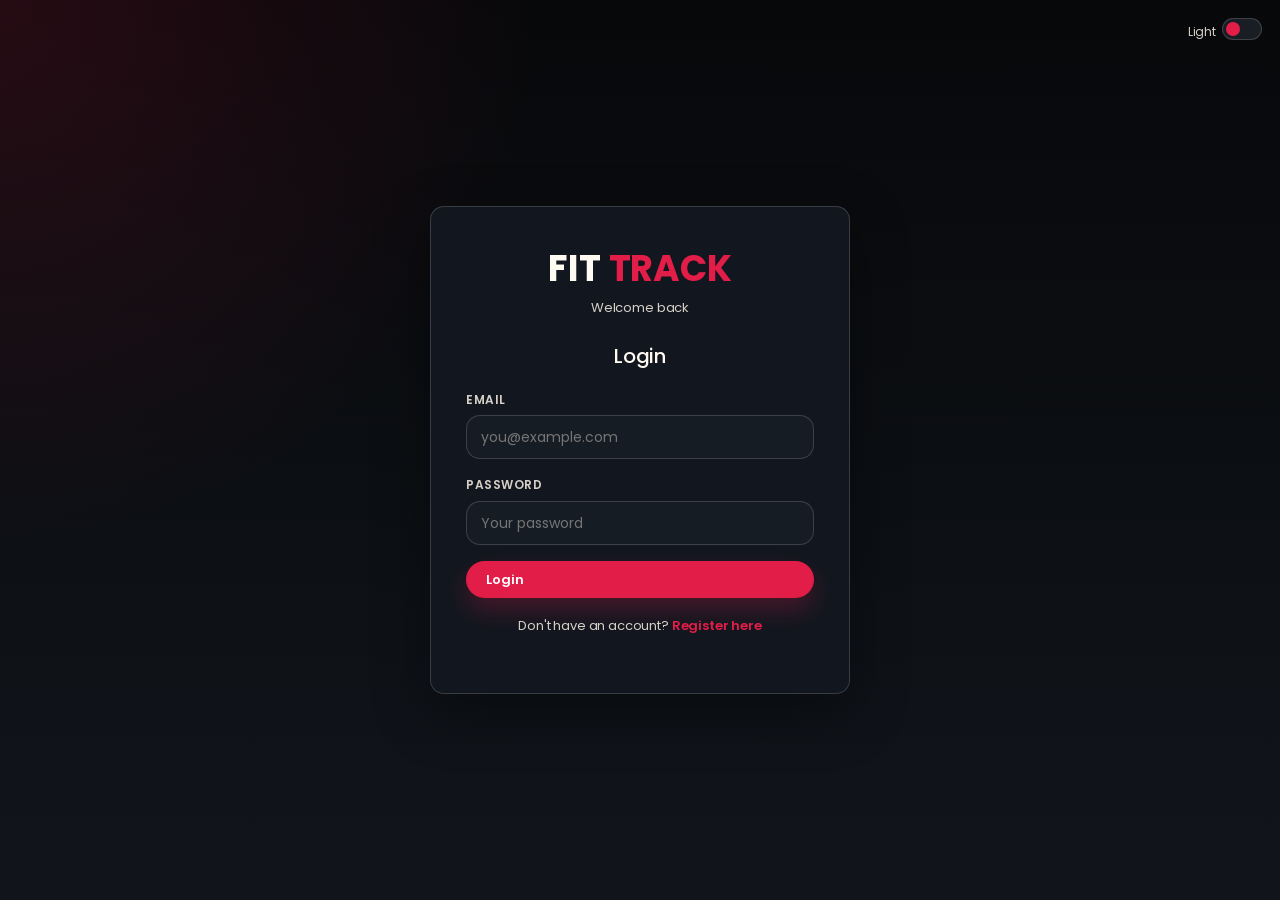
<file: index.html>
<!DOCTYPE html>
<html lang="en">
 <head>
  <meta charset="utf-8"/>
  <meta content="width=device-width, initial-scale=1.0" name="viewport"/>
  <title>
   FitTrack - Login
  </title>
  <link href="https://cdn.jsdelivr.net/npm/bootstrap@5.3.3/dist/css/bootstrap.min.css" rel="stylesheet"/>
  <link href="style.css" rel="stylesheet"/>
 </head>
 <body class="dark">
  <div class="auth-theme-btn">
   <span>
    Light
   </span>
   <label class="switch">
    <input class="theme-checkbox" type="checkbox"/>
    <span class="slider">
    </span>
   </label>
  </div>
  <div class="auth-wrapper">
   <div class="auth-box">
    <div class="logo-big">
     <h1>
      FIT
      <span>
       TRACK
      </span>
     </h1>
     <p>
      Welcome back
     </p>
    </div>
    <h2>
     Login
    </h2>
    <form id="loginForm">
     <div class="form-group">
      <label for="email">
       Email
      </label>
      <input id="email" placeholder="you@example.com" required="" type="email"/>
      <div class="error-msg" id="emailErr">
      </div>
     </div>
     <div class="form-group">
      <label for="password">
       Password
      </label>
      <input id="password" placeholder="Your password" required="" type="password"/>
      <div class="error-msg" id="passErr">
      </div>
     </div>
     <button class="btn btn-red btn-full" type="submit">
      Login
     </button>
    </form>
    <p class="bottom-link">
     Don't have an account?
     <a href="register.html">
      Register here
     </a>
    </p>
   </div>
  </div>
  <div class="toast-wrap">
  </div>
  <script src="https://cdn.jsdelivr.net/npm/bootstrap@5.3.3/dist/js/bootstrap.bundle.min.js">
  </script>
  <script src="auth.js">
  </script>
  <script>
   // Initialize theme and login logic specifically
    initTheme();
    initLogin();
  </script>
 </body>
</html>
</file>
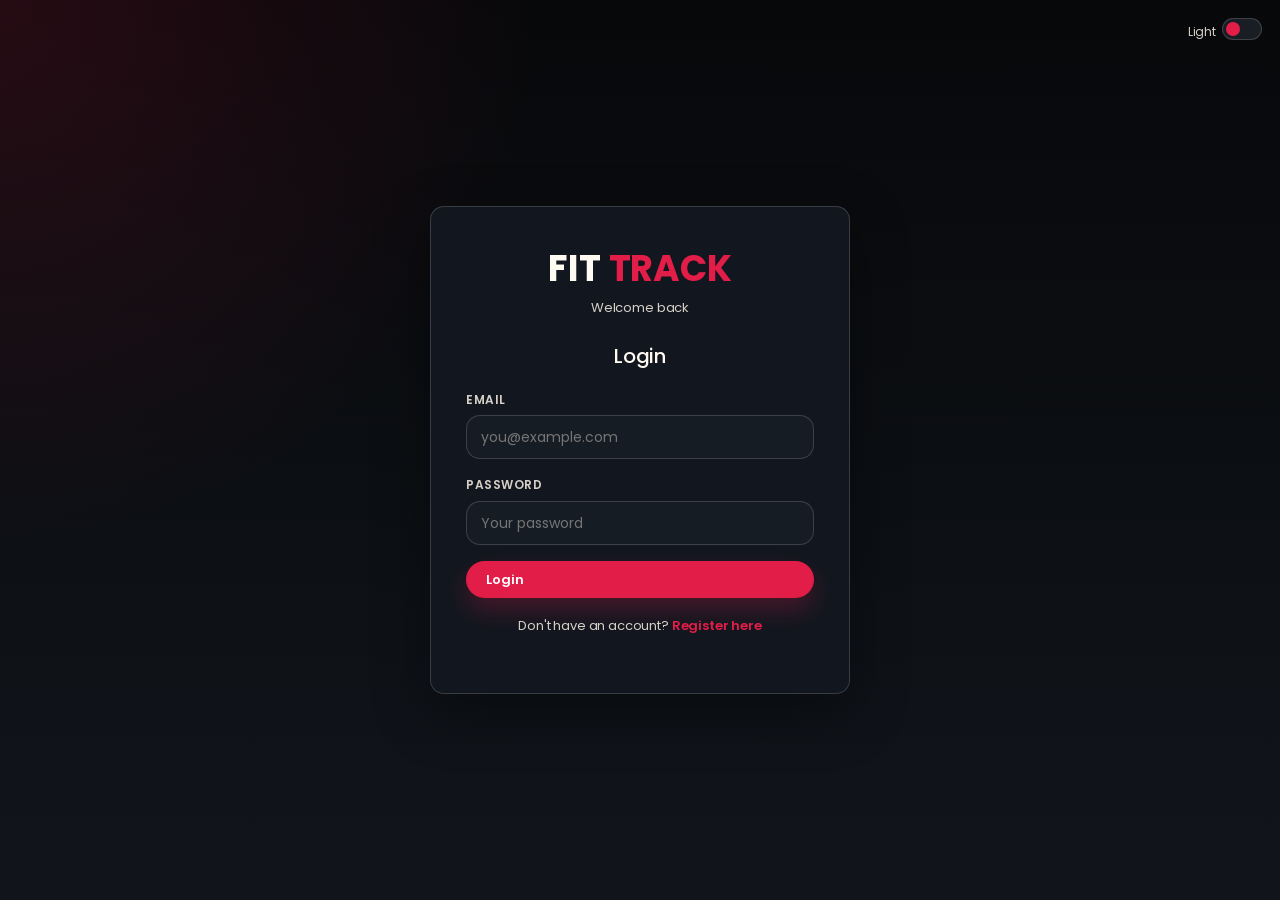
<file: community.html>
<!DOCTYPE html>
<html lang="en">
 <head>
  <meta charset="utf-8"/>
  <meta content="width=device-width, initial-scale=1.0" name="viewport"/>
  <title>
   FitTrack - Community
  </title>
  <link href="https://cdn.jsdelivr.net/npm/bootstrap@5.3.3/dist/css/bootstrap.min.css" rel="stylesheet"/>
  <link href="style.css" rel="stylesheet"/>
 </head>
 <body class="dark">
  <nav class="navbar navbar-expand-lg app-navbar">
   <a class="logo navbar-brand" href="dashboard.html">
    FIT
    <span>
     TRACK
    </span>
   </a>
   <button aria-controls="fitNav" aria-expanded="false" aria-label="Toggle navigation" class="navbar-toggler app-toggler" data-bs-target="#fitNav" data-bs-toggle="collapse" type="button">
    <span class="navbar-toggler-icon">
    </span>
   </button>
   <div class="collapse navbar-collapse" id="fitNav">
    <ul class="navbar-nav nav-links mx-auto mb-2 mb-lg-0">
     <li class="nav-item">
      <a class="nav-link" href="dashboard.html">
       Dashboard
      </a>
     </li>
     <li class="nav-item">
      <a class="nav-link" href="workouts.html">
       Workouts
      </a>
     </li>
     <li class="nav-item">
      <a class="nav-link" href="goals.html">
       Goals
      </a>
     </li>
     <li class="nav-item">
      <a class="nav-link" href="diet.html">
       Diet Plan
      </a>
     </li>
     <li class="nav-item">
      <a class="nav-link" href="trainers.html">
       Trainers
      </a>
     </li>
     <li class="nav-item">
      <a class="nav-link" href="reviews.html">
       Reviews
      </a>
     </li>
     <li class="nav-item">
      <a class="nav-link active" href="community.html">
       Community
      </a>
     </li>
    </ul>
    <div class="nav-right d-flex align-items-center gap-2 flex-wrap">
     <span class="nav-user d-none d-xl-inline">
      Hi,
      <strong id="navName">
      </strong>
     </span>
     <div class="toggle-wrap">
      <label>
       Light
      </label>
      <label class="switch">
       <input class="theme-checkbox" type="checkbox"/>
       <span class="slider">
       </span>
      </label>
     </div>
     <button class="btn btn-outline btn-sm" id="logoutBtn">
      Logout
     </button>
    </div>
   </div>
  </nav>
  <div class="container">
   <div class="community-hero">
    <div>
     <h2>
      Community
     </h2>
     <p>
      Connect with members in Lebanon and track your ranking.
     </p>
    </div>
    <a class="btn btn-red" href="workouts.html">
     Complete a Workout
    </a>
   </div>
   <div class="community-grid">
    <div>
     <div class="card community-card">
      <h3>
       My Profile Settings
      </h3>
      <p class="muted-text">
       Set your stats to appear on the leaderboard.
      </p>
      <div>
       <div class="form-group">
        <label>
         Height (cm)
        </label>
        <input id="profileHeight" placeholder="cm" type="number"/>
       </div>
       <div class="form-group">
        <label>
         Weight (kg)
        </label>
        <input id="profileWeight" placeholder="kg" type="number"/>
       </div>
       <div class="form-group">
        <label>
         City
        </label>
        <select id="profileCity">
         <option value="Tripoli">
          Tripoli
         </option>
         <option value="Beirut">
          Beirut
         </option>
         <option value="Sidon">
          Sidon
         </option>
         <option value="Zahle">
          Zahle
         </option>
         <option value="Zgharta">
          Zgharta
         </option>
         <option value="Jounieh">
          Jounieh
         </option>
        </select>
       </div>
      </div>
      <button class="btn btn-red btn-sm" onclick="updateProfile()">
       Save Profile
      </button>
     </div>
     <div class="card community-card">
      <h3>
       Create a Post
      </h3>
      <form id="postForm">
       <div class="form-group">
        <textarea id="postText" placeholder="Share your progress..." rows="3"></textarea>
        <div class="error-msg" id="postErr">
        </div>
       </div>
       <button class="btn btn-red" type="submit">
        Share Post
       </button>
      </form>
     </div>
     <div class="card community-card">
      <div>
       <h3>
        Community Feed
       </h3>
       <button class="btn btn-outline btn-sm" id="clearPostsBtn">
        Clear My Posts
       </button>
      </div>
      <div id="feedList">
      </div>
     </div>
    </div>
    <div>
     <div class="card community-card">
      <h3>
       Friend Requests
      </h3>
      <div id="requestList">
      </div>
     </div>
     <div class="card community-card">
      <h3>
       Weekly Leaderboard
      </h3>
      <p class="muted-text">
       Top calorie burners in Lebanon this week.
      </p>
      <div id="leaderboardList">
      </div>
     </div>
     <div class="card community-card">
      <h3>
       Community Challenge
      </h3>
      <div class="challenge-box">
       <div class="challenge-row">
        <span>
         Workouts
        </span>
        <strong id="challengeWorkouts">
         0 / 5
        </strong>
       </div>
       <div class="challenge-row">
        <span>
         Calories
        </span>
        <strong id="challengeCals">
         0 / 2000
        </strong>
       </div>
       <div class="prog-bar">
        <div class="prog-fill" id="challengeFill">
        </div>
       </div>
       <p class="muted-text" id="challengeText">
       </p>
      </div>
     </div>
     <div class="card community-card">
      <div>
       <div>
        <h3>
         Danger Zone
        </h3>
        <p>
         Permanently delete account.
        </p>
       </div>
       <button class="btn btn-outline btn-sm" onclick="deleteAccount()">
        Delete
       </button>
      </div>
     </div>
    </div>
   </div>
  </div>
  <div class="toast-wrap">
  </div>
  <script src="https://cdn.jsdelivr.net/npm/bootstrap@5.3.3/dist/js/bootstrap.bundle.min.js">
  </script>
  <script src="auth.js">
  </script>
  <script src="community.js">
  </script>
 </body>
</html>
</file>
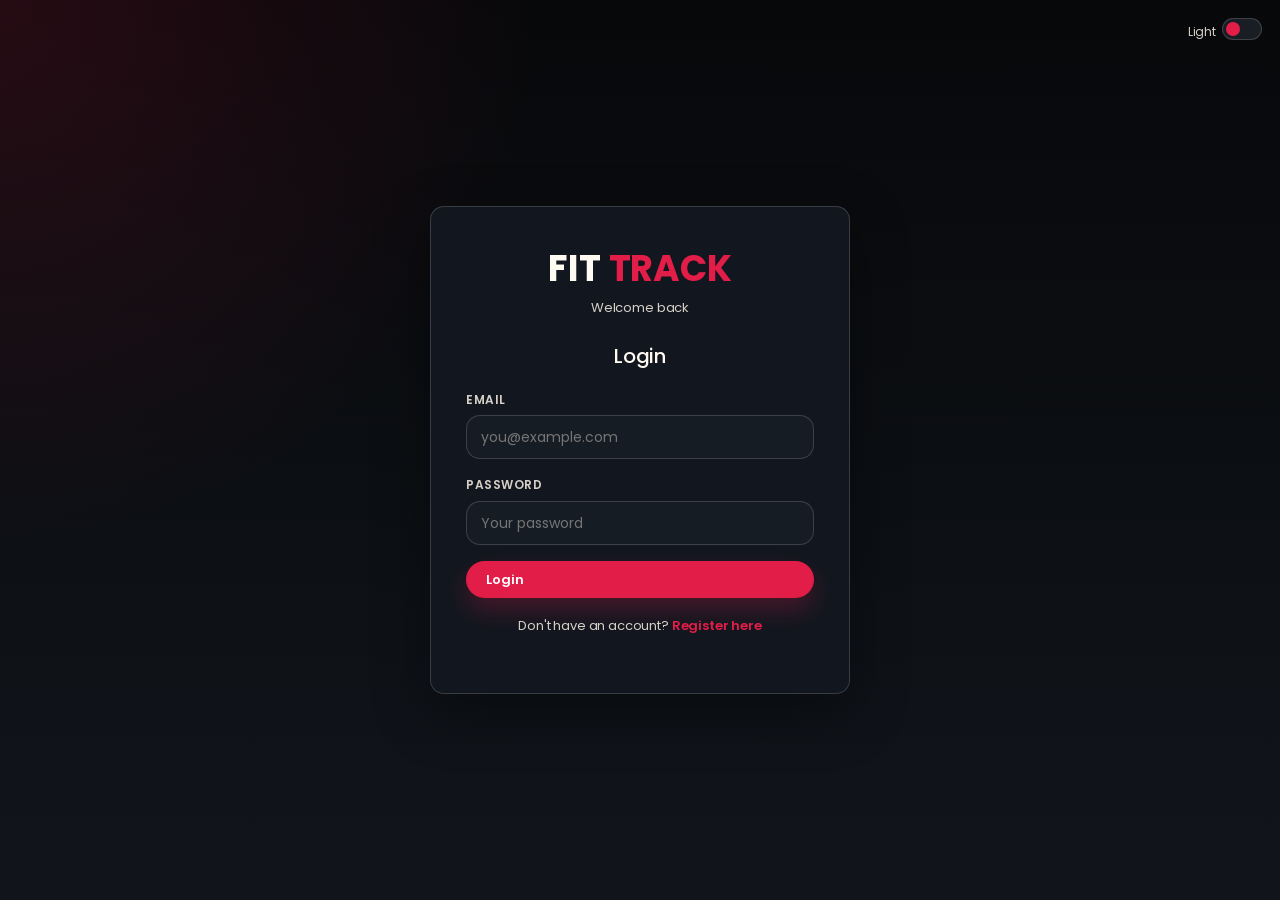
<file: dashboard.html>
<!DOCTYPE html>
<html lang="en">
 <head>
  <meta charset="utf-8"/>
  <meta content="width=device-width, initial-scale=1.0" name="viewport"/>
  <title>
   FitTrack - Dashboard
  </title>
  <link href="https://cdn.jsdelivr.net/npm/bootstrap@5.3.3/dist/css/bootstrap.min.css" rel="stylesheet"/>
  <link href="style.css" rel="stylesheet"/>
 </head>
 <body class="dark">
  <nav class="navbar navbar-expand-lg app-navbar">
   <a class="logo navbar-brand" href="dashboard.html">
    FIT
    <span>
     TRACK
    </span>
   </a>
   <button aria-controls="fitNav" aria-expanded="false" aria-label="Toggle navigation" class="navbar-toggler app-toggler" data-bs-target="#fitNav" data-bs-toggle="collapse" type="button">
    <span class="navbar-toggler-icon">
    </span>
   </button>
   <div class="collapse navbar-collapse" id="fitNav">
    <ul class="navbar-nav nav-links mx-auto mb-2 mb-lg-0">
     <li class="nav-item">
      <a class="nav-link active" href="dashboard.html">
       Dashboard
      </a>
     </li>
     <li class="nav-item">
      <a class="nav-link" href="workouts.html">
       Workouts
      </a>
     </li>
     <li class="nav-item">
      <a class="nav-link" href="goals.html">
       Goals
      </a>
     </li>
     <li class="nav-item">
      <a class="nav-link" href="diet.html">
       Diet Plan
      </a>
     </li>
     <li class="nav-item">
      <a class="nav-link" href="trainers.html">
       Trainers
      </a>
     </li>
     <li class="nav-item">
      <a class="nav-link" href="reviews.html">
       Reviews
      </a>
     </li>
     <li class="nav-item">
      <a class="nav-link" href="community.html">
       Community
      </a>
     </li>
    </ul>
    <div class="nav-right d-flex align-items-center gap-2 flex-wrap">
     <span class="nav-user d-none d-xl-inline">
      Hi,
      <strong id="navName">
      </strong>
     </span>
     <div class="toggle-wrap">
      <label>
       Light
      </label>
      <label class="switch">
       <input class="theme-checkbox" type="checkbox"/>
       <span class="slider">
       </span>
      </label>
     </div>
     <button class="btn btn-outline btn-sm" id="logoutBtn">
      Logout
     </button>
    </div>
   </div>
  </nav>
  <div class="container">
   <div>
    <h2 id="greeting">
     Hello!
    </h2>
    <p>
     Here is your fitness summary.
    </p>
   </div>
   <!-- motivation -->
   <div class="motivation" id="motivation">
    <span class="msg">
     Loading...
    </span>
   </div>
   <!-- stats row -->
   <div class="stats-row">
    <div class="stat-box">
     <div class="stat-num" id="totalWorkouts">
      0
     </div>
     <div class="stat-label">
      Total Workouts
     </div>
    </div>
    <div class="stat-box">
     <div class="stat-num" id="totalCals">
      0
     </div>
     <div class="stat-label">
      Calories Burned
     </div>
    </div>
    <div class="stat-box">
     <div class="stat-num" id="thisWeek">
      0
     </div>
     <div class="stat-label">
      This Week
     </div>
    </div>
    <div class="stat-box">
     <div class="stat-num" id="completedCount">
      0
     </div>
     <div class="stat-label">
      Completed
     </div>
    </div>
   </div>
   <div class="dash-grid">
    <!-- weekly chart -->
    <div class="card">
     <h3>
      Weekly Calories (Mon-Sun)
     </h3>
     <p>
      Completed workout calories are shown here.
     </p>
     <div class="chart-wrap">
      <div class="bars" id="chart">
      </div>
     </div>
    </div>
    <!-- goal progress -->
    <div class="card">
     <div>
      <h3>
       Weekly Goals
      </h3>
      <a class="btn btn-red btn-sm" href="goals.html">
       Manage
      </a>
     </div>
     <div class="progress-item">
      <div class="top">
       <span class="name">
        Calories
       </span>
       <span class="val" id="calLabel">
        &mdash;
       </span>
      </div>
      <div class="prog-bar">
       <div class="prog-fill" id="calFill">
       </div>
      </div>
     </div>
     <div class="progress-item">
      <div class="top">
       <span class="name">
        Workouts
       </span>
       <span class="val" id="workoutLabel">
        &mdash;
       </span>
      </div>
      <div class="prog-bar">
       <div class="prog-fill" id="workoutFill">
       </div>
      </div>
     </div>
    </div>
   </div>
   <!-- bottom completed exercises -->
   <div class="card dashboard-bottom-list">
    <div>
     <div>
      <h3>
       Your Finished Exercises
      </h3>
      <p>
      </p>
     </div>
     <a class="btn btn-red btn-sm" href="workouts.html">
      Finish More
     </a>
    </div>
    <div id="recentList">
    </div>
   </div>
  </div>
  <div class="toast-wrap">
  </div>
  <script src="https://cdn.jsdelivr.net/npm/bootstrap@5.3.3/dist/js/bootstrap.bundle.min.js">
  </script>
  <script src="auth.js">
  </script>
  <script src="dashboard.js">
  </script>
 </body>
</html>
</file>
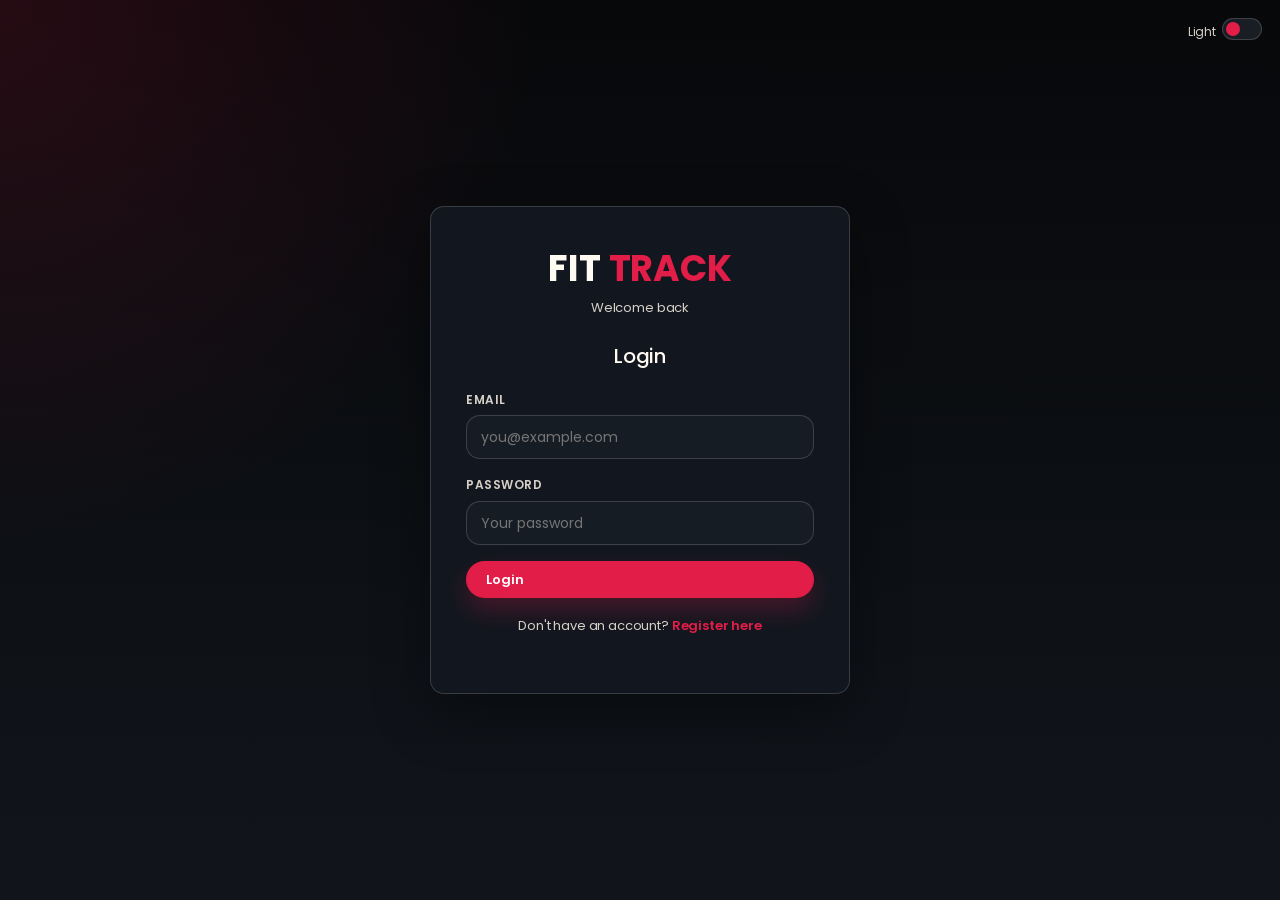
<file: diet.html>
<!DOCTYPE html>
<html lang="en">
 <head>
  <meta charset="utf-8"/>
  <meta content="width=device-width, initial-scale=1.0" name="viewport"/>
  <title>
   FitTrack - Diet Plans
  </title>
  <link href="https://cdn.jsdelivr.net/npm/bootstrap@5.3.3/dist/css/bootstrap.min.css" rel="stylesheet"/>
  <link href="style.css" rel="stylesheet"/>
 </head>
 <body class="dark">
  <nav class="navbar navbar-expand-lg app-navbar">
   <a class="logo navbar-brand" href="dashboard.html">
    FIT
    <span>
     TRACK
    </span>
   </a>
   <button aria-controls="fitNav" aria-expanded="false" aria-label="Toggle navigation" class="navbar-toggler app-toggler" data-bs-target="#fitNav" data-bs-toggle="collapse" type="button">
    <span class="navbar-toggler-icon">
    </span>
   </button>
   <div class="collapse navbar-collapse" id="fitNav">
    <ul class="navbar-nav nav-links mx-auto mb-2 mb-lg-0">
     <li class="nav-item">
      <a class="nav-link" href="dashboard.html">
       Dashboard
      </a>
     </li>
     <li class="nav-item">
      <a class="nav-link" href="workouts.html">
       Workouts
      </a>
     </li>
     <li class="nav-item">
      <a class="nav-link" href="goals.html">
       Goals
      </a>
     </li>
     <li class="nav-item">
      <a class="nav-link active" href="diet.html">
       Diet Plan
      </a>
     </li>
     <li class="nav-item">
      <a class="nav-link" href="trainers.html">
       Trainers
      </a>
     </li>
     <li class="nav-item">
      <a class="nav-link" href="reviews.html">
       Reviews
      </a>
     </li>
     <li class="nav-item">
      <a class="nav-link" href="community.html">
       Community
      </a>
     </li>
    </ul>
    <div class="nav-right d-flex align-items-center gap-2 flex-wrap">
     <span class="nav-user d-none d-xl-inline">
      Hi,
      <strong id="navName">
      </strong>
     </span>
     <div class="toggle-wrap">
      <label>
       Light
      </label>
      <label class="switch">
       <input class="theme-checkbox" type="checkbox"/>
       <span class="slider">
       </span>
      </label>
     </div>
     <button class="btn btn-outline btn-sm" id="logoutBtn">
      Logout
     </button>
    </div>
   </div>
  </nav>
  <div class="container">
   <div class="diet-header">
    <div>
     <h2>
      Ready Diet Plans
     </h2>
     <p>
      Users cannot create plans. They can only buy plans prepared by FitTrack.
     </p>
    </div>
   </div>
   <div class="diet-tool-grid">
    <div class="card diet-tool-card">
     <p class="eyebrow">
      Smart choice
     </p>
     <h3>
      Find the Best Plan
     </h3>
     <p class="muted-text">
      Choose your goal and training style, then FitTrack recommends one plan.
     </p>
     <div class="row g-3 mt-1">
      <div class="col-md-6">
       <label for="dietGoal">
        Goal
       </label>
       <select class="form-select" id="dietGoal">
        <option value="cut">
         Lose fat
        </option>
        <option value="bulk">
         Build muscle
        </option>
        <option value="maintain">
         Maintain shape
        </option>
        <option value="performance">
         Performance
        </option>
       </select>
      </div>
      <div class="col-md-6">
       <label for="trainingDays">
        Training days
       </label>
       <select class="form-select" id="trainingDays">
        <option value="2">
         1-2 days
        </option>
        <option value="4">
         3-4 days
        </option>
        <option value="6">
         5-6 days
        </option>
       </select>
      </div>
     </div>
     <button class="btn btn-red mt-3" id="recommendPlanBtn">
      Recommend Plan
     </button>
     <div class="recommend-box is-hidden" id="recommendResult">
     </div>
    </div>
    <div class="card diet-tool-card">
     <p class="eyebrow">
      Daily targets
     </p>
     <h3>
      Macro Split Preview
     </h3>
     <p class="muted-text">
      Quick realistic split for presentation: protein, carbs, and fats update from the plan you choose.
     </p>
     <div class="macro-row" id="macroPreview">
      <div class="macro-pill">
       <span>
        Protein
       </span>
       <strong>
        150g
       </strong>
      </div>
      <div class="macro-pill">
       <span>
        Carbs
       </span>
       <strong>
        210g
       </strong>
      </div>
      <div class="macro-pill">
       <span>
        Fat
       </span>
       <strong>
        60g
       </strong>
      </div>
     </div>
    </div>
   </div>
   <div class="diet-shop-grid" id="dietPlans">
   </div>
   <div class="card selected-plan-card is-hidden" id="selectedPlanBox">
    <div>
     <div>
      <h3>
       My Purchased Diet Plan
      </h3>
      <p>
       Your purchased plan appears here. You can change it by buying another plan.
      </p>
     </div>
     <span class="done-tag">
      Purchased
     </span>
    </div>
    <div id="selectedPlanDetails">
    </div>
   </div>
  </div>
  <div class="toast-wrap">
  </div>
  <script src="https://cdn.jsdelivr.net/npm/bootstrap@5.3.3/dist/js/bootstrap.bundle.min.js">
  </script>
  <script src="auth.js">
  </script>
  <script src="diet.js">
  </script>
 </body>
</html>
</file>
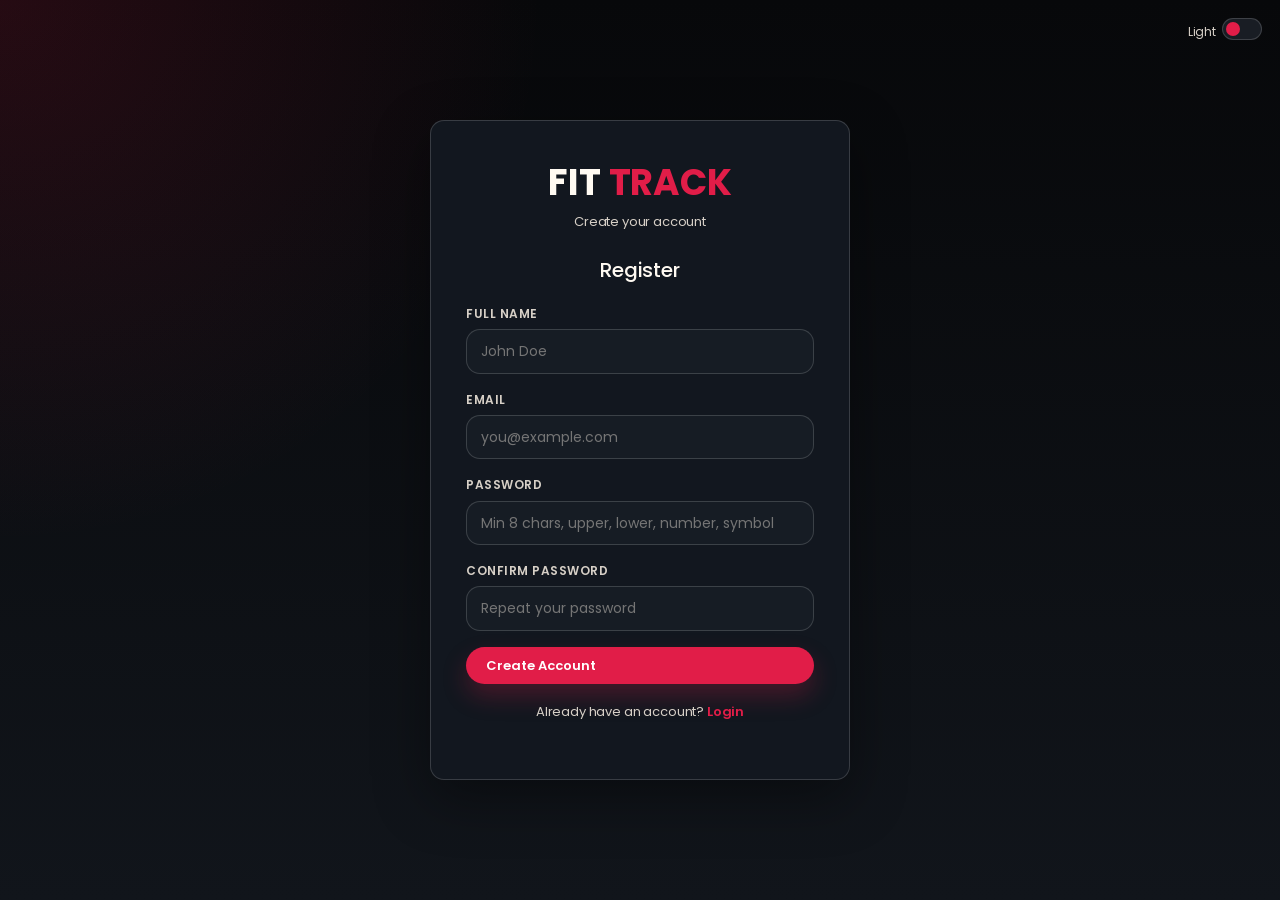
<file: register.html>
<!DOCTYPE html>
<html lang="en">
 <head>
  <meta charset="utf-8"/>
  <meta content="width=device-width, initial-scale=1.0" name="viewport"/>
  <title>
   FitTrack - Register
  </title>
  <link href="https://cdn.jsdelivr.net/npm/bootstrap@5.3.3/dist/css/bootstrap.min.css" rel="stylesheet"/>
  <link href="style.css" rel="stylesheet"/>
 </head>
 <body class="dark">
  <!-- theme toggle -->
  <div class="auth-theme-btn">
   <span>
    Light
   </span>
   <label class="switch">
    <input class="theme-checkbox" type="checkbox"/>
    <span class="slider">
    </span>
   </label>
  </div>
  <div class="auth-wrapper">
   <div class="auth-box">
    <div class="logo-big">
     <h1>
      FIT
      <span>
       TRACK
      </span>
     </h1>
     <p>
      Create your account
     </p>
    </div>
    <h2>
     Register
    </h2>
    <form id="registerForm">
     <div class="form-group">
      <label for="name">
       Full Name
      </label>
      <input id="name" placeholder="John Doe" type="text"/>
      <div class="error-msg" id="nameErr">
      </div>
     </div>
     <div class="form-group">
      <label for="email">
       Email
      </label>
      <input id="email" placeholder="you@example.com" type="email"/>
      <div class="error-msg" id="emailErr">
      </div>
     </div>
     <div class="form-group">
      <label for="password">
       Password
      </label>
      <input id="password" placeholder="Min 8 chars, upper, lower, number, symbol" type="password"/>
      <div class="error-msg" id="passErr">
      </div>
     </div>
     <div class="form-group">
      <label for="confirmPass">
       Confirm Password
      </label>
      <input id="confirmPass" placeholder="Repeat your password" type="password"/>
      <div class="error-msg" id="confirmErr">
      </div>
     </div>
     <button class="btn btn-red btn-full" type="submit">
      Create Account
     </button>
    </form>
    <p class="bottom-link">
     Already have an account?
     <a href="index.html">
      Login
     </a>
    </p>
   </div>
  </div>
  <div class="toast-wrap">
  </div>
  <script src="https://cdn.jsdelivr.net/npm/bootstrap@5.3.3/dist/js/bootstrap.bundle.min.js">
  </script>
  <script src="auth.js">
  </script>
  <script>
   initTheme();
    initRegister();
  </script>
 </body>
</html>
</file>
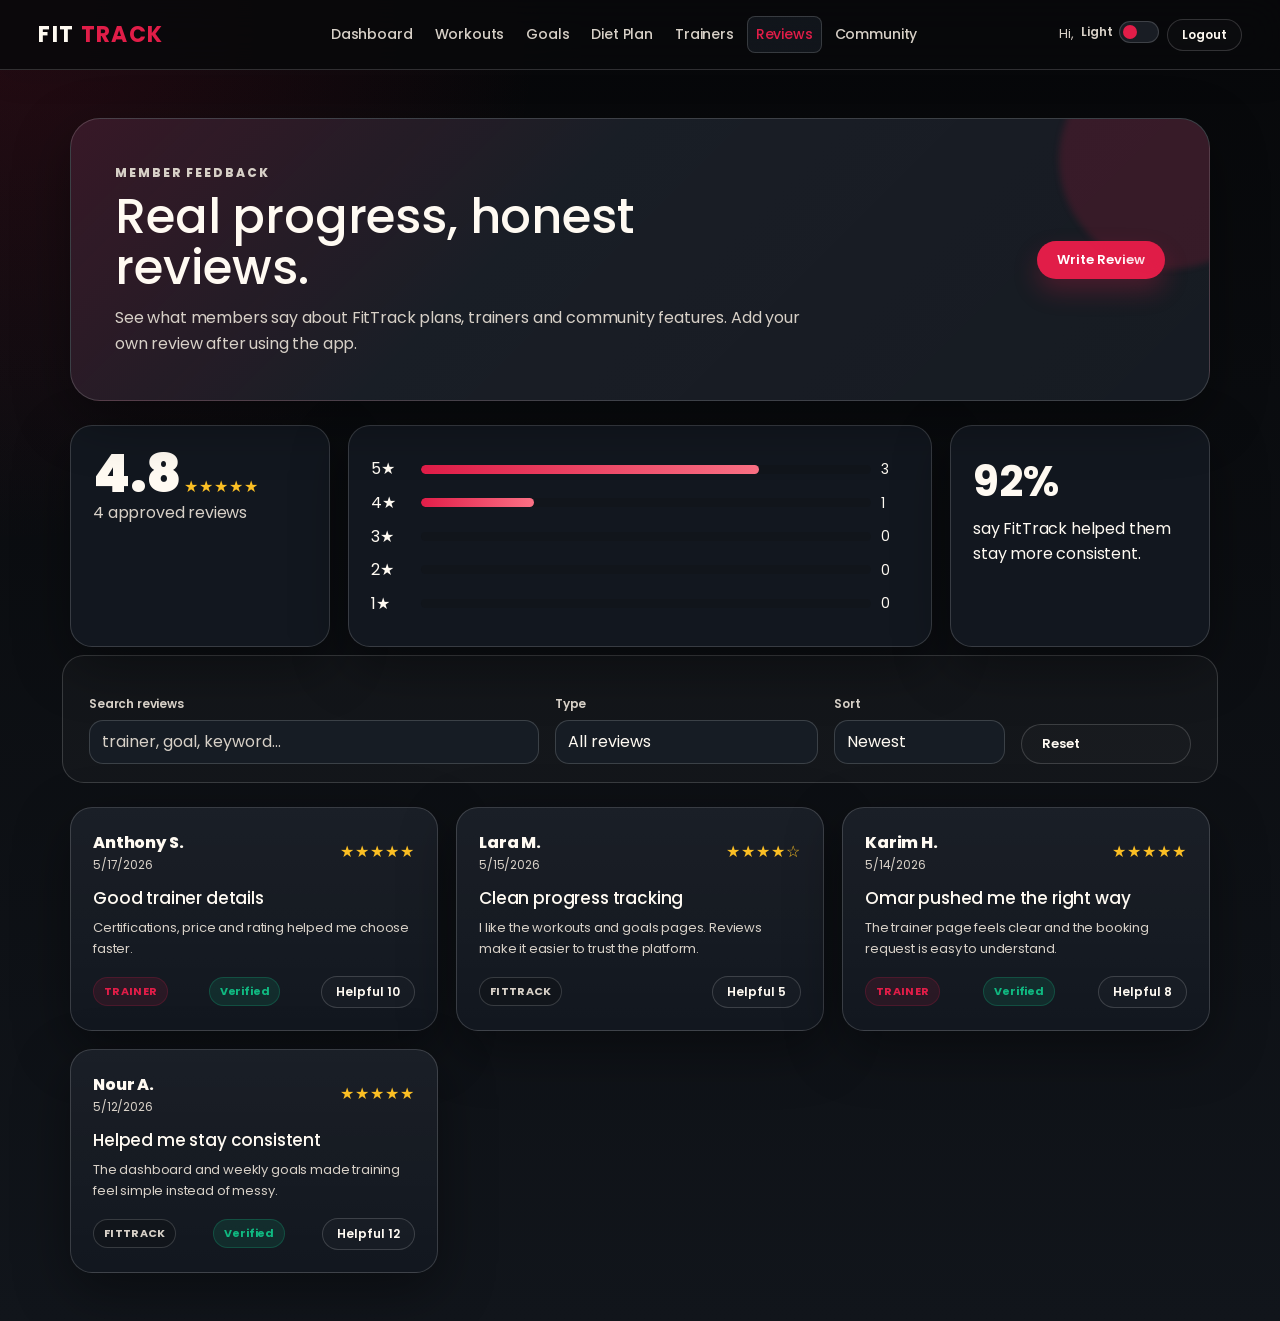
<file: reviews.html>
<!DOCTYPE html>
<html lang="en">
 <head>
  <meta charset="utf-8"/>
  <meta content="width=device-width, initial-scale=1.0" name="viewport"/>
  <title>
   FitTrack - Reviews
  </title>
  <link href="https://cdn.jsdelivr.net/npm/bootstrap@5.3.3/dist/css/bootstrap.min.css" rel="stylesheet"/>
  <link href="style.css" rel="stylesheet"/>
 </head>
 <body class="dark">
  <nav class="navbar navbar-expand-lg app-navbar">
   <a class="logo navbar-brand" href="dashboard.html">
    FIT
    <span>
     TRACK
    </span>
   </a>
   <button class="navbar-toggler app-toggler" data-bs-target="#fitNav" data-bs-toggle="collapse" type="button">
    <span class="navbar-toggler-icon">
    </span>
   </button>
   <div class="collapse navbar-collapse" id="fitNav">
    <ul class="navbar-nav nav-links mx-auto mb-2 mb-lg-0">
     <li class="nav-item">
      <a class="nav-link" href="dashboard.html">
       Dashboard
      </a>
     </li>
     <li class="nav-item">
      <a class="nav-link" href="workouts.html">
       Workouts
      </a>
     </li>
     <li class="nav-item">
      <a class="nav-link" href="goals.html">
       Goals
      </a>
     </li>
     <li class="nav-item">
      <a class="nav-link" href="diet.html">
       Diet Plan
      </a>
     </li>
     <li class="nav-item">
      <a class="nav-link" href="trainers.html">
       Trainers
      </a>
     </li>
     <li class="nav-item">
      <a class="nav-link active" href="reviews.html">
       Reviews
      </a>
     </li>
     <li class="nav-item">
      <a class="nav-link" href="community.html">
       Community
      </a>
     </li>
    </ul>
    <div class="nav-right d-flex align-items-center gap-2 flex-wrap">
     <span class="nav-user d-none d-xl-inline">
      Hi,
      <strong id="navName">
      </strong>
     </span>
     <div class="toggle-wrap">
      <label>
       Light
      </label>
      <label class="switch">
       <input class="theme-checkbox" type="checkbox"/>
       <span class="slider">
       </span>
      </label>
     </div>
     <button class="btn btn-outline btn-sm" id="logoutBtn">
      Logout
     </button>
    </div>
   </div>
  </nav>
  <main class="container py-4 py-lg-5">
   <section class="page-hero reviews-hero mb-4">
    <div>
     <p class="eyebrow">
      Member feedback
     </p>
     <h1>
      Real progress, honest reviews.
     </h1>
     <p class="hero-copy">
      See what members say about FitTrack plans, trainers and community features. Add your own review after using the app.
     </p>
    </div>
    <button class="btn btn-red" id="openReviewForm">
     Write Review
    </button>
   </section>
   <section class="review-summary-grid mb-4">
    <div class="rating-card">
     <span class="rating-number" id="avgRating">
      4.8
     </span>
     <span class="stars">
      &starf;&starf;&starf;&starf;&starf;
     </span>
     <p id="reviewCount">
      0 approved reviews
     </p>
    </div>
    <div class="distribution-card" id="ratingDistribution">
    </div>
    <div class="mini-proof">
     <strong>
      92%
     </strong>
     <span>
      say FitTrack helped them stay more consistent.
     </span>
    </div>
   </section>
   <section class="filter-panel row g-3 align-items-end mb-4">
    <div class="col-12 col-lg-5">
     <label for="reviewSearch">
      Search reviews
     </label>
     <input class="form-control" id="reviewSearch" placeholder="trainer, goal, keyword..."/>
    </div>
    <div class="col-6 col-lg-3">
     <label for="reviewTarget">
      Type
     </label>
     <select class="form-select" id="reviewTarget">
      <option value="">
       All reviews
      </option>
      <option value="site">
       FitTrack
      </option>
      <option value="trainer">
       Trainers
      </option>
     </select>
    </div>
    <div class="col-6 col-lg-2">
     <label for="reviewSort">
      Sort
     </label>
     <select class="form-select" id="reviewSort">
      <option value="newest">
       Newest
      </option>
      <option value="ratingHigh">
       Highest rating
      </option>
      <option value="ratingLow">
       Lowest rating
      </option>
     </select>
    </div>
    <div class="col-12 col-lg-2">
     <button class="btn btn-outline w-100" id="resetReviews">
      Reset
     </button>
    </div>
   </section>
   <section class="reviews-list" id="reviewsList">
   </section>
  </main>
  <div class="overlay" id="reviewModal">
   <div class="modal-box modal-premium">
    <div class="modal-top">
     <h3>
      Write a Review
     </h3>
     <button class="close-btn" id="closeReviewForm">
      &times;
     </button>
    </div>
    <form class="review-form" id="reviewForm">
     <div class="form-group">
      <label for="reviewTargetType">
       Review Type
      </label>
      <select id="reviewTargetType">
       <option value="site">
        FitTrack App
       </option>
       <option value="trainer">
        Trainer Experience
       </option>
      </select>
     </div>
     <div class="form-group">
      <label for="reviewRating">
       Rating
      </label>
      <select id="reviewRating">
       <option value="5">
        5 stars
       </option>
       <option value="4">
        4 stars
       </option>
       <option value="3">
        3 stars
       </option>
       <option value="2">
        2 stars
       </option>
       <option value="1">
        1 star
       </option>
      </select>
     </div>
     <div class="form-group">
      <label for="reviewTitle">
       Title
      </label>
      <input id="reviewTitle" placeholder="Short title"/>
     </div>
     <div class="form-group">
      <label for="reviewBody">
       Your Review
      </label>
      <textarea id="reviewBody" placeholder="What changed for you?" rows="4"></textarea>
      <div class="error-msg" id="reviewErr">
      </div>
     </div>
     <button class="btn btn-red btn-full" type="submit">
      Submit Review
     </button>
    </form>
   </div>
  </div>
  <div class="toast-wrap">
  </div>
  <script src="https://cdn.jsdelivr.net/npm/bootstrap@5.3.3/dist/js/bootstrap.bundle.min.js">
  </script>
  <script src="auth.js">
  </script>
  <script src="reviews.js">
  </script>
 </body>
</html>
</file>
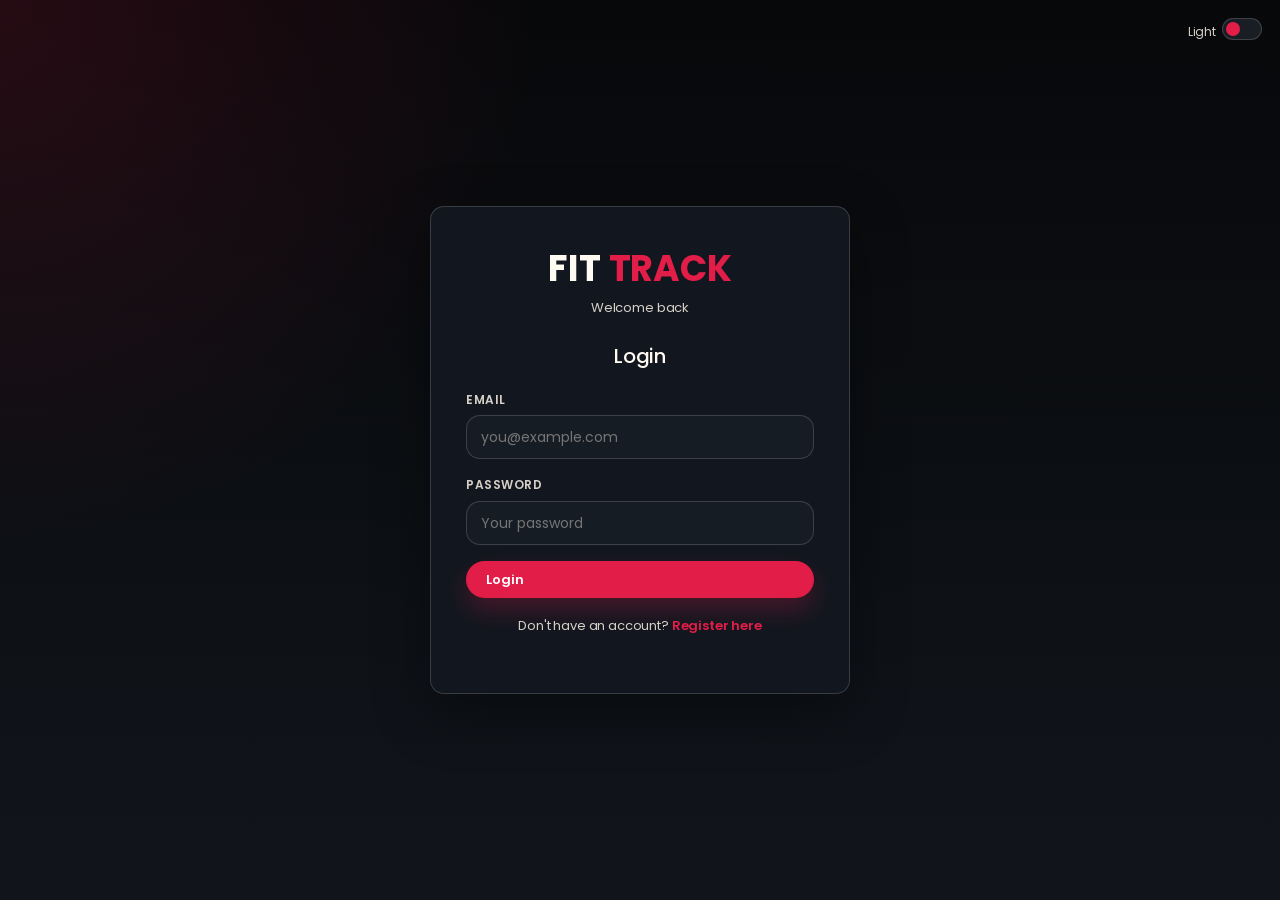
<file: trainers.html>
<!DOCTYPE html>
<html lang="en">
 <head>
  <meta charset="utf-8"/>
  <meta content="width=device-width, initial-scale=1.0" name="viewport"/>
  <title>
   FitTrack - Trainers
  </title>
  <link href="https://cdn.jsdelivr.net/npm/bootstrap@5.3.3/dist/css/bootstrap.min.css" rel="stylesheet"/>
  <link href="style.css" rel="stylesheet"/>
 </head>
 <body class="dark">
  <nav class="navbar navbar-expand-lg app-navbar">
   <a class="logo navbar-brand" href="dashboard.html">
    FIT
    <span>
     TRACK
    </span>
   </a>
   <button class="navbar-toggler app-toggler" data-bs-target="#fitNav" data-bs-toggle="collapse" type="button">
    <span class="navbar-toggler-icon">
    </span>
   </button>
   <div class="collapse navbar-collapse" id="fitNav">
    <ul class="navbar-nav nav-links mx-auto mb-2 mb-lg-0">
     <li class="nav-item">
      <a class="nav-link" href="dashboard.html">
       Dashboard
      </a>
     </li>
     <li class="nav-item">
      <a class="nav-link" href="workouts.html">
       Workouts
      </a>
     </li>
     <li class="nav-item">
      <a class="nav-link" href="goals.html">
       Goals
      </a>
     </li>
     <li class="nav-item">
      <a class="nav-link" href="diet.html">
       Diet Plan
      </a>
     </li>
     <li class="nav-item">
      <a class="nav-link active" href="trainers.html">
       Trainers
      </a>
     </li>
     <li class="nav-item">
      <a class="nav-link" href="reviews.html">
       Reviews
      </a>
     </li>
     <li class="nav-item">
      <a class="nav-link" href="community.html">
       Community
      </a>
     </li>
    </ul>
    <div class="nav-right d-flex align-items-center gap-2 flex-wrap">
     <span class="nav-user d-none d-xl-inline">
      Hi,
      <strong id="navName">
      </strong>
     </span>
     <div class="toggle-wrap">
      <label>
       Light
      </label>
      <label class="switch">
       <input class="theme-checkbox" type="checkbox"/>
       <span class="slider">
       </span>
      </label>
     </div>
     <button class="btn btn-outline btn-sm" id="logoutBtn">
      Logout
     </button>
    </div>
   </div>
  </nav>
  <main class="container py-4 py-lg-5">
   <section class="page-hero trainer-hero mb-4">
    <div>
     <p class="eyebrow">
      Certified guidance
     </p>
     <h1>
      Choose a trainer that fits your goal.
     </h1>
     <p class="hero-copy">
      Filter by style, training mode, rating and budget. Every profile includes specialties, certifications and realistic availability.
     </p>
    </div>
    <a class="btn btn-red" href="reviews.html">
     Read Reviews
    </a>
   </section>
   <section class="filter-panel row g-3 align-items-end mb-4">
    <div class="col-12 col-lg-4">
     <label for="trainerSearch">
      Search trainer
     </label>
     <input class="form-control" id="trainerSearch" placeholder="Name, specialty, certificate..."/>
    </div>
    <div class="col-6 col-lg-2">
     <label for="filterSpecialty">
      Specialty
     </label>
     <select class="form-select" id="filterSpecialty">
      <option value="">
       All
      </option>
      <option>
       Strength
      </option>
      <option>
       Fat Loss
      </option>
      <option>
       Mobility
      </option>
      <option>
       HIIT
      </option>
      <option>
       Running
      </option>
      <option>
       Yoga
      </option>
     </select>
    </div>
    <div class="col-6 col-lg-2">
     <label for="filterMode">
      Mode
     </label>
     <select class="form-select" id="filterMode">
      <option value="">
       Any
      </option>
      <option>
       Online
      </option>
      <option>
       Gym
      </option>
      <option>
       Outdoor
      </option>
     </select>
    </div>
    <div class="col-6 col-lg-2">
     <label for="filterRating">
      Rating
     </label>
     <select class="form-select" id="filterRating">
      <option value="0">
       Any
      </option>
      <option value="4.8">
       4.8+
      </option>
      <option value="4.6">
       4.6+
      </option>
      <option value="4.4">
       4.4+
      </option>
     </select>
    </div>
    <div class="col-6 col-lg-2">
     <button class="btn btn-outline w-100" id="resetTrainerFilters">
      Reset
     </button>
    </div>
   </section>
   <div class="trainers-grid" id="trainersGrid">
   </div>
  </main>
  <div class="overlay" id="trainerModal">
   <div class="modal-box modal-premium">
    <div class="modal-top">
     <h3 id="modalTrainerName">
      Trainer Profile
     </h3>
     <button class="close-btn" id="trainerModalClose">
      &times;
     </button>
    </div>
    <div id="trainerModalBody">
    </div>
   </div>
  </div>
  <div class="toast-wrap">
  </div>
  <script src="https://cdn.jsdelivr.net/npm/bootstrap@5.3.3/dist/js/bootstrap.bundle.min.js">
  </script>
  <script src="auth.js">
  </script>
  <script src="trainers.js">
  </script>
 </body>
</html>
</file>
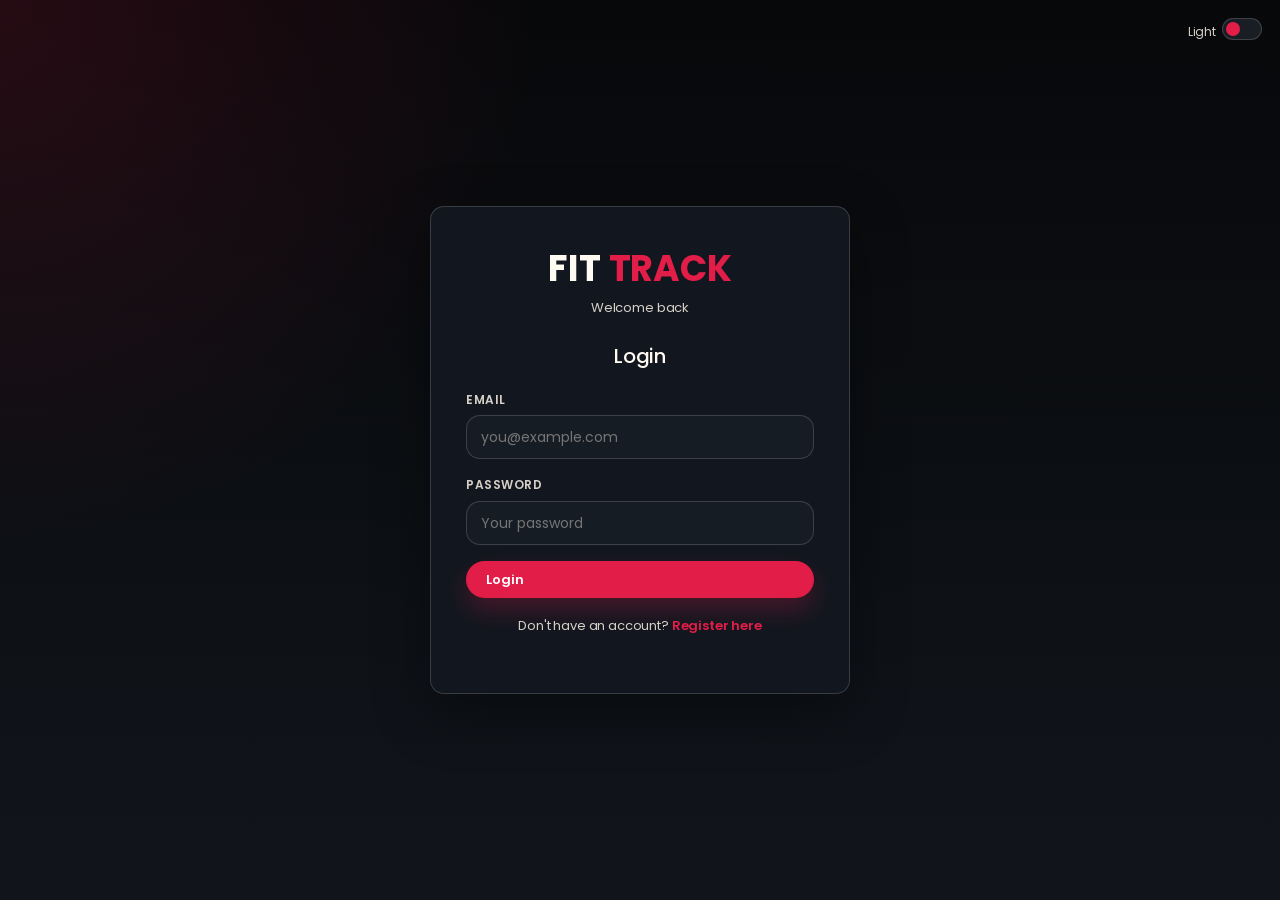
<file: workouts.html>
<!DOCTYPE html>
<html lang="en">
 <head>
  <meta charset="utf-8"/>
  <meta content="width=device-width, initial-scale=1.0" name="viewport"/>
  <title>
   FitTrack - Workouts
  </title>
  <link href="https://cdn.jsdelivr.net/npm/bootstrap@5.3.3/dist/css/bootstrap.min.css" rel="stylesheet"/>
  <link href="style.css" rel="stylesheet"/>
 </head>
 <body class="dark">
  <nav class="navbar navbar-expand-lg app-navbar">
   <a class="logo navbar-brand" href="dashboard.html">
    FIT
    <span>
     TRACK
    </span>
   </a>
   <button aria-controls="fitNav" aria-expanded="false" aria-label="Toggle navigation" class="navbar-toggler app-toggler" data-bs-target="#fitNav" data-bs-toggle="collapse" type="button">
    <span class="navbar-toggler-icon">
    </span>
   </button>
   <div class="collapse navbar-collapse" id="fitNav">
    <ul class="navbar-nav nav-links mx-auto mb-2 mb-lg-0">
     <li class="nav-item">
      <a class="nav-link" href="dashboard.html">
       Dashboard
      </a>
     </li>
     <li class="nav-item">
      <a class="nav-link active" href="workouts.html">
       Workouts
      </a>
     </li>
     <li class="nav-item">
      <a class="nav-link" href="goals.html">
       Goals
      </a>
     </li>
     <li class="nav-item">
      <a class="nav-link" href="diet.html">
       Diet Plan
      </a>
     </li>
     <li class="nav-item">
      <a class="nav-link" href="trainers.html">
       Trainers
      </a>
     </li>
     <li class="nav-item">
      <a class="nav-link" href="reviews.html">
       Reviews
      </a>
     </li>
     <li class="nav-item">
      <a class="nav-link" href="community.html">
       Community
      </a>
     </li>
    </ul>
    <div class="nav-right d-flex align-items-center gap-2 flex-wrap">
     <span class="nav-user d-none d-xl-inline">
      Hi,
      <strong id="navName">
      </strong>
     </span>
     <div class="toggle-wrap">
      <label>
       Light
      </label>
      <label class="switch">
       <input class="theme-checkbox" type="checkbox"/>
       <span class="slider">
       </span>
      </label>
     </div>
     <button class="btn btn-outline btn-sm" id="logoutBtn">
      Logout
     </button>
    </div>
   </div>
  </nav>
  <div class="container">
   <div class="workouts-bar">
    <div>
     <h2>
      My Workouts
     </h2>
     <p id="count">
      Loading...
     </p>
    </div>
    <button class="btn btn-red" id="addBtn">
     + Add Workout
    </button>
   </div>
   <!-- filters -->
   <div class="filters">
    <input class="search-input" id="searchBox" placeholder="Search workouts..." type="text"/>
    <select id="filterType">
     <option value="">
      All Types
     </option>
     <option value="Cardio">
      Cardio
     </option>
     <option value="HIIT">
      HIIT
     </option>
     <option value="Yoga">
      Yoga
     </option>
     <option value="Pilates">
      Pilates
     </option>
    </select>
    <input id="filterDate" title="Filter by date" type="date"/>
    <button class="btn btn-outline btn-sm" id="clearDate">
     Clear Date
    </button>
    <select id="sortBy">
     <option value="">
      Newest First
     </option>
     <option value="oldest">
      Oldest First
     </option>
     <option value="cal_high">
      Calories: High to Low
     </option>
     <option value="cal_low">
      Calories: Low to High
     </option>
     <option value="dur_high">
      Duration: High to Low
     </option>
     <option value="dur_low">
      Duration: Low to High
     </option>
    </select>
   </div>
   <!-- cards -->
   <div class="cards-grid" id="cardsGrid">
   </div>
  </div>
  <!-- add workout modal -->
  <div class="overlay" id="modal">
   <div class="modal-box">
    <div class="modal-top">
     <h3>
      Add Workout
     </h3>
     <button class="close-btn" id="modalClose">
      X
     </button>
    </div>
    <form id="workoutForm">
     <div class="form-group">
      <label for="wName">
       Workout Name
      </label>
      <input id="wName" placeholder="e.g. Morning Run" type="text"/>
      <div class="error-msg" id="wNameErr">
      </div>
     </div>
     <div class="form-group">
      <label for="wType">
       Type
      </label>
      <select id="wType">
       <option value="">
        Select type...
       </option>
       <option value="Cardio">
        Cardio
       </option>
       <option value="HIIT">
        HIIT
       </option>
       <option value="Yoga">
        Yoga
       </option>
       <option value="Pilates">
        Pilates
       </option>
      </select>
      <div class="error-msg" id="wTypeErr">
      </div>
     </div>
     <div class="form-group">
      <label for="wDuration">
       Duration (minutes)
      </label>
      <input id="wDuration" min="1" placeholder="e.g. 30" type="number"/>
      <div class="error-msg" id="wDurErr">
      </div>
     </div>
     <div class="form-group">
      <label for="wCalories">
       Calories Burned
      </label>
      <input id="wCalories" min="1" placeholder="e.g. 300" type="number"/>
      <div class="error-msg" id="wCalErr">
      </div>
     </div>
     <div class="form-group">
      <label for="wDate">
       Date
      </label>
      <input id="wDate" type="date"/>
      <div class="error-msg" id="wDateErr">
      </div>
     </div>
     <div>
      <button class="btn btn-red" type="submit">
       Save
      </button>
      <button class="btn btn-outline" id="cancelBtn" type="button">
       Cancel
      </button>
     </div>
    </form>
   </div>
  </div>
  <div class="toast-wrap">
  </div>
  <script src="https://cdn.jsdelivr.net/npm/bootstrap@5.3.3/dist/js/bootstrap.bundle.min.js">
  </script>
  <script src="auth.js">
  </script>
  <script src="workouts.js">
  </script>
 </body>
</html>
</file>
<file: style.css>
@import url('https://fonts.googleapis.com/css2?family=Poppins:wght@300;400;500;600;700&display=swap');

* {
  margin: 0;
  padding: 0;
  box-sizing: border-box;
}

body {
  font-family: 'Poppins', sans-serif;
  background-color: var(--bg);
  color: var(--text);
  transition: background-color 0.3s, color 0.3s;
}

/* light mode colors */
body.light {
  --bg: white;
  --bg2: whitesmoke;
  --bg3: lightgray;
  --text: black;
  --text2: dimgray;
  --border: gainsboro;
  --card: white;
  --nav: white;
  --red: crimson;
  --red2: firebrick;
  --input-bg: white;
  --shadow: 0 2px 10px rgba(0,0,0,0.08);
}

/* dark mode colors */
body.dark {
  --bg: black;
  --bg2: #1a1a1a;
  --bg3: #252525;
  --text: whitesmoke;
  --text2: gray;
  --border: #2e2e2e;
  --card: #1a1a1a;
  --nav: #111111;
  --red: crimson;
  --red2: firebrick;
  --input-bg: #1e1e1e;
  --shadow: 0 2px 10px rgba(0,0,0,0.4);
}
/* navbar */
.navbar {
  background-color: var(--nav);
  border-bottom: 1px solid var(--border);
  padding: 0 30px;
  height: 60px;
  display: flex;
  align-items: center;
  justify-content: space-between;
  position: sticky;
  top: 0;
  z-index: 99;
}

.navbar .logo {
  font-size: 22px;
  font-weight: 700;
  color: var(--text);
  text-decoration: none;
}

.navbar .logo span {
  color: var(--red);
}

.navbar .nav-links {
  display: flex;
  gap: 5px;
  list-style: none;
}

.navbar .nav-links a {
  text-decoration: none;
  color: var(--text2);
  font-size: 14px;
  padding: 6px 14px;
  border-radius: 8px;
  font-weight: 500;
}

.navbar .nav-links a:hover {
  background-color: var(--bg2);
  color: var(--text);
}

.navbar .nav-links a.active {
  color: var(--red);
  background-color: var(--bg2);
}

.navbar .nav-right {
  display: flex;
  align-items: center;
  gap: 12px;
}

.navbar .nav-right span {
  font-size: 13px;
  color: var(--text2);
}

/* theme toggle switch */
.toggle-wrap {
  display: flex;
  align-items: center;
  gap: 6px;
}

.toggle-wrap label {
  font-size: 12px;
  color: var(--text2);
}

.switch {
  position: relative;
  width: 40px;
  height: 22px;
}

.switch input {
  opacity: 0;
  width: 0;
  height: 0;
}

.slider {
  position: absolute;
  cursor: pointer;
  top: 0; left: 0; right: 0; bottom: 0;
  background-color: var(--bg3);
  border-radius: 22px;
  transition: 0.3s;
  border: 1px solid var(--border);
}

.slider:before {
  position: absolute;
  content: "";
  height: 14px;
  width: 14px;
  left: 3px;
  bottom: 3px;
  background-color: var(--red);
  border-radius: 50%;
  transition: 0.3s;
}

input:checked + .slider:before {
  transform: translateX(18px);
}

/* hamburger for mobile */
.hamburger {
  display: none;
  flex-direction: column;
  gap: 5px;
  background: none;
  border: none;
  cursor: pointer;
}

.hamburger span {
  width: 22px;
  height: 2px;
  background: var(--text);
  display: block;
  border-radius: 2px;
}

.mobile-menu {
  display: none;
  flex-direction: column;
  background: var(--nav);
  border-bottom: 1px solid var(--border);
  padding: 10px 20px;
}

.mobile-menu a {
  text-decoration: none;
  color: var(--text2);
  padding: 10px 0;
  font-size: 14px;
  border-bottom: 1px solid var(--border);
  font-weight: 500;
}

.mobile-menu a.active { color: var(--red); }
.mobile-menu.show { display: flex; }

/* buttons */
.btn {
  padding: 9px 20px;
  border-radius: 8px;
  border: none;
  font-family: 'Poppins', sans-serif;
  font-size: 13px;
  font-weight: 600;
  cursor: pointer;
  transition: all 0.2s;
  display: inline-flex;
  align-items: center;
  gap: 5px;
}

.btn-red {
  background-color: var(--red);
  color: #fff;
}

.btn-red:hover {
  background-color: var(--red2);
  transform: translateY(-1px);
}

.btn-outline {
  background: transparent;
  color: var(--text);
  border: 1px solid var(--border);
}

.btn-outline:hover {
  background-color: var(--bg2);
}

.btn-delete {
  background: transparent;
  color: var(--red);
  border: 1px solid var(--red);
  padding: 6px 12px;
  font-size: 12px;
  border-radius: 6px;
  font-family: 'Poppins', sans-serif;
  font-weight: 600;
  cursor: pointer;
  transition: all 0.2s;
}

.btn-delete:hover {
  background-color: var(--red);
  color: #fff;
}

.btn-full { width: 100%; }
.btn-sm { padding: 6px 14px; font-size: 12px; }

/* page layout */
.container {
  max-width: 1100px;
  margin: 0 auto;
  padding: 30px 20px;
}

/* auth pages */
.auth-wrapper {
  min-height: 100vh;
  display: flex;
  align-items: center;
  justify-content: center;
  padding: 20px;
}

.auth-box {
  background: var(--card);
  border: 1px solid var(--border);
  border-radius: 14px;
  padding: 40px 35px;
  width: 100%;
  max-width: 420px;
  box-shadow: var(--shadow);
}

.auth-box .logo-big {
  text-align: center;
  margin-bottom: 25px;
}

.auth-box .logo-big h1 {
  font-size: 36px;
  font-weight: 700;
}

.auth-box .logo-big h1 span { color: var(--red); }

.auth-box .logo-big p {
  color: var(--text2);
  font-size: 13px;
  margin-top: 4px;
}

.auth-box h2 {
  font-size: 20px;
  margin-bottom: 22px;
  text-align: center;
}

.auth-box .bottom-link {
  text-align: center;
  margin-top: 18px;
  font-size: 13px;
  color: var(--text2);
}

.auth-box .bottom-link a {
  color: var(--red);
  font-weight: 600;
  text-decoration: none;
}

.auth-theme-btn {
  position: absolute;
  top: 18px;
  right: 18px;
  display: flex;
  align-items: center;
  gap: 6px;
}

/* form inputs */
.form-group {
  margin-bottom: 16px;
}

.form-group label {
  display: block;
  font-size: 12px;
  font-weight: 600;
  text-transform: uppercase;
  letter-spacing: 0.5px;
  color: var(--text2);
  margin-bottom: 6px;
}

.form-group input,
.form-group select {
  width: 100%;
  padding: 10px 14px;
  background: var(--input-bg);
  border: 1.5px solid var(--border);
  border-radius: 8px;
  color: var(--text);
  font-family: 'Poppins', sans-serif;
  font-size: 14px;
  outline: none;
  transition: border-color 0.2s;
}

.form-group input:focus,
.form-group select:focus {
  border-color: var(--red);
}

.form-group select {
  appearance: none;
  cursor: pointer;
}

.error-msg {
  font-size: 11px;
  color: var(--red);
  margin-top: 4px;
  display: none;
}

.error-msg.show { display: block; }

/* cards */
.card {
  background: var(--card);
  border: 1px solid var(--border);
  border-radius: 12px;
  padding: 22px;
  box-shadow: var(--shadow);
  transition: border-color 0.2s;
}

.card:hover { border-color: var(--red); }

/* dashboard stats */
.stats-row {
  display: grid;
  grid-template-columns: repeat(4, 1fr);
  gap: 15px;
  margin-bottom: 25px;
}

.stat-box {
  background: var(--card);
  border: 1px solid var(--border);
  border-radius: 12px;
  padding: 20px;
  box-shadow: var(--shadow);
  border-left: 4px solid var(--red);
}

.stat-box .stat-num {
  font-size: 32px;
  font-weight: 700;
  color: var(--text);
  line-height: 1;
  margin-bottom: 4px;
}

.stat-box .stat-label {
  font-size: 11px;
  font-weight: 600;
  color: var(--text2);
  text-transform: uppercase;
  letter-spacing: 0.5px;
}

.stat-box .stat-icon {
  font-size: 22px;
  margin-bottom: 8px;
}

/* motivation banner */
.motivation {
  background: var(--red);
  color: white;
  border-radius: 12px;
  padding: 16px 20px;
  margin-bottom: 25px;
  display: flex;
  align-items: center;
  gap: 12px;
  font-size: 14px;
  font-weight: 500;
}

.motivation .msg { font-weight: 500; }

/* dashboard 2 col */
.dash-grid {
  display: grid;
  grid-template-columns: 1.5fr 1fr;
  gap: 20px;
}

/* bar chart */
.chart-wrap {
  margin-top: 15px;
}

.bars {
  display: flex;
  align-items: flex-end;
  gap: 8px;
  height: 140px;
}

.bar-item {
  flex: 1;
  display: flex;
  flex-direction: column;
  align-items: center;
  height: 100%;
  justify-content: flex-end;
  gap: 5px;
}

.bar-fill {
  width: 100%;
  background: var(--red);
  border-radius: 4px 4px 0 0;
  min-height: 3px;
  transition: height 0.8s ease;
  position: relative;
}

.bar-fill:hover { opacity: 0.75; }

.bar-day {
  font-size: 11px;
  color: var(--text2);
  font-weight: 500;
}

/* progress bars */
.progress-section { margin-top: 15px; }

.progress-item { margin-bottom: 18px; }

.progress-item .top {
  display: flex;
  justify-content: space-between;
  font-size: 13px;
  margin-bottom: 6px;
}

.progress-item .top .name { font-weight: 600; }
.progress-item .top .val { color: var(--text2); }

.prog-bar {
  height: 10px;
  background: var(--bg3);
  border-radius: 99px;
  overflow: hidden;
}

.prog-fill {
  height: 100%;
  background: var(--red);
  border-radius: 99px;
  width: 0%;
  transition: width 1s ease;
}

/* recent workouts */
.recent-item {
  display: flex;
  justify-content: space-between;
  align-items: center;
  padding: 10px 12px;
  border-radius: 8px;
  background: var(--bg2);
  margin-bottom: 8px;
}

.recent-item .info .name { font-size: 13px; font-weight: 600; }
.recent-item .info .meta { font-size: 11px; color: var(--text2); margin-top: 2px; }
.recent-item .cal { font-size: 18px; font-weight: 700; color: var(--red); }

/* workouts page */
.workouts-bar {
  display: flex;
  justify-content: space-between;
  align-items: center;
  margin-bottom: 18px;
  flex-wrap: wrap;
  gap: 10px;
}

.filters {
  background: var(--card);
  border: 1px solid var(--border);
  border-radius: 12px;
  padding: 16px;
  margin-bottom: 20px;
  display: flex;
  flex-wrap: wrap;
  gap: 10px;
  align-items: center;
}

.search-input {
  flex: 1;
  min-width: 180px;
  padding: 9px 14px;
  background: var(--input-bg);
  border: 1.5px solid var(--border);
  border-radius: 8px;
  color: var(--text);
  font-family: 'Poppins', sans-serif;
  font-size: 13px;
  outline: none;
}

.search-input:focus { border-color: var(--red); }

.filters select {
  padding: 9px 14px;
  background: var(--input-bg);
  border: 1.5px solid var(--border);
  border-radius: 8px;
  color: var(--text);
  font-family: 'Poppins', sans-serif;
  font-size: 13px;
  outline: none;
  cursor: pointer;
  appearance: none;
  min-width: 130px;
}

.filters select:focus { border-color: var(--red); }

.filters input[type="date"] {
  padding: 9px 14px;
  background: var(--input-bg);
  border: 1.5px solid var(--border);
  border-radius: 8px;
  color: var(--text);
  font-family: 'Poppins', sans-serif;
  font-size: 13px;
  outline: none;
  cursor: pointer;
}

.filters input[type="date"]:focus { border-color: var(--red); }

/* workout cards */
.cards-grid {
  display: grid;
  grid-template-columns: repeat(auto-fill, minmax(270px, 1fr));
  gap: 15px;
}

.workout-card {
  background: var(--card);
  border: 1px solid var(--border);
  border-radius: 12px;
  padding: 18px;
  box-shadow: var(--shadow);
  transition: border-color 0.2s, transform 0.2s;
}

.workout-card:hover {
  border-color: var(--red);
  transform: translateY(-2px);
}

.workout-card .card-top {
  display: flex;
  justify-content: space-between;
  align-items: flex-start;
  margin-bottom: 14px;
}

.workout-card .w-name {
  font-size: 16px;
  font-weight: 700;
}

.badge {
  font-size: 10px;
  font-weight: 700;
  padding: 3px 10px;
  border-radius: 99px;
  text-transform: uppercase;
  letter-spacing: 0.5px;
}

.badge-Cardio   { background: rgba(239,68,68,0.15); color: #ef4444; }
.badge-Strength { background: rgba(59,130,246,0.15); color: #3b82f6; }
.badge-Yoga     { background: rgba(16,185,129,0.15); color: #10b981; }

.workout-card .card-stats {
  display: grid;
  grid-template-columns: 1fr 1fr 1fr;
  gap: 8px;
  margin-bottom: 14px;
}

.workout-card .stat {
  background: var(--bg2);
  border-radius: 8px;
  padding: 8px 5px;
  text-align: center;
}

.workout-card .stat .num {
  font-size: 18px;
  font-weight: 700;
  color: var(--red);
  line-height: 1;
}

.workout-card .stat .lbl {
  font-size: 9px;
  color: var(--text2);
  text-transform: uppercase;
  letter-spacing: 0.5px;
  margin-top: 2px;
}

.workout-card .card-bottom {
  display: flex;
  justify-content: space-between;
  align-items: center;
}

.workout-card .w-date { font-size: 12px; color: var(--text2); }

/* empty state */
.empty {
  text-align: center;
  padding: 60px 20px;
  color: var(--text2);
  grid-column: 1 / -1;
}

.empty .empty-icon { font-size: 40px; margin-bottom: 10px; }
.empty p { font-size: 14px; }

/* modal */
.overlay {
  position: fixed;
  inset: 0;
  background: rgba(0,0,0,0.6);
  z-index: 200;
  display: flex;
  align-items: center;
  justify-content: center;
  padding: 20px;
  opacity: 0;
  pointer-events: none;
  transition: opacity 0.25s;
}

.overlay.show {
  opacity: 1;
  pointer-events: all;
}

.modal-box {
  background: var(--card);
  border: 1px solid var(--border);
  border-radius: 14px;
  padding: 28px;
  width: 100%;
  max-width: 460px;
  max-height: 90vh;
  overflow-y: auto;
  transform: translateY(15px);
  transition: transform 0.25s;
}

.overlay.show .modal-box { transform: translateY(0); }

.modal-box .modal-top {
  display: flex;
  justify-content: space-between;
  align-items: center;
  margin-bottom: 22px;
}

.modal-box .modal-top h3 { font-size: 18px; }

.close-btn {
  background: none;
  border: none;
  font-size: 20px;
  cursor: pointer;
  color: var(--text2);
  padding: 2px 8px;
}

.close-btn:hover { color: var(--red); }

/* goals page */
.goals-grid {
  display: grid;
  grid-template-columns: 1fr 1fr;
  gap: 20px;
}

.goals-grid .card h3 {
  font-size: 16px;
  margin-bottom: 18px;
}

.num-control {
  display: flex;
  align-items: center;
}

.num-control button {
  width: 38px;
  height: 40px;
  border: 1.5px solid var(--border);
  background: var(--bg2);
  color: var(--text);
  font-size: 18px;
  cursor: pointer;
  transition: all 0.2s;
}

.num-control button:first-child { border-radius: 8px 0 0 8px; border-right: none; }
.num-control button:last-child  { border-radius: 0 8px 8px 0; border-left: none; }
.num-control button:hover { background: var(--red); color: #fff; border-color: var(--red); }

.num-control input {
  flex: 1;
  padding: 10px;
  border: 1.5px solid var(--border);
  border-left: none;
  border-right: none;
  background: var(--input-bg);
  color: var(--text);
  font-family: 'Poppins', sans-serif;
  font-size: 14px;
  text-align: center;
  outline: none;
}

.summary-table { margin-top: 10px; }

.summary-table .row {
  display: flex;
  justify-content: space-between;
  padding: 9px 0;
  border-bottom: 1px solid var(--border);
  font-size: 13px;
}

.summary-table .row:last-child { border-bottom: none; }
.summary-table .row .key { color: var(--text2); }
.summary-table .row .value { font-weight: 600; }

/* toast */
.toast-wrap {
  position: fixed;
  bottom: 20px;
  right: 20px;
  z-index: 999;
  display: flex;
  flex-direction: column;
  gap: 8px;
}

.toast {
  background: var(--card);
  border: 1px solid var(--border);
  border-left: 4px solid var(--red);
  border-radius: 8px;
  padding: 12px 16px;
  font-size: 13px;
  font-weight: 500;
  color: var(--text);
  box-shadow: var(--shadow);
  max-width: 280px;
  animation: slideup 0.3s ease;
}

.toast.green { border-left-color: #10b981; }

@keyframes slideup {
  from { opacity: 0; transform: translateY(10px); }
  to   { opacity: 1; transform: translateY(0); }
}

/* responsive */
@media (max-width: 768px) {
  .navbar { padding: 0 15px; }
  .navbar .nav-links { display: none; }
  .hamburger { display: flex; }
  .stats-row { grid-template-columns: 1fr 1fr; }
  .dash-grid { grid-template-columns: 1fr; }
  .goals-grid { grid-template-columns: 1fr; }
  .container { padding: 20px 15px; }
  .auth-box { padding: 28px 20px; }
}

@media (max-width: 480px) {
  .stats-row { grid-template-columns: 1fr 1fr; }
  .cards-grid { grid-template-columns: 1fr; }
  .filters { flex-direction: column; }
  .search-input { min-width: 100%; }
}

/* ─── Workout completion ─── */
.badge-HIIT    { background: rgba(168,85,247,0.15); color: #a855f7; }
.badge-Pilates { background: rgba(20,184,166,0.15); color: #14b8a6; }

.workout-card.done {
  border-color: #10b981;
  background: linear-gradient(135deg, var(--card) 0%, rgba(16,185,129,0.04) 100%);
}

.done-badge {
  display: inline-flex;
  align-items: center;
  gap: 5px;
  font-size: 10px;
  font-weight: 700;
  padding: 3px 10px;
  border-radius: 99px;
  background: rgba(16,185,129,0.15);
  color: #10b981;
  text-transform: uppercase;
  letter-spacing: 0.5px;
}

.btn-mark-done {
  font-size: 11px;
  font-weight: 600;
  padding: 5px 12px;
  border-radius: 6px;
  border: 1.5px solid var(--border);
  background: var(--bg2);
  color: var(--text2);
  cursor: pointer;
  transition: all 0.2s;
  letter-spacing: 0.3px;
}

.btn-mark-done:hover { border-color: #10b981; color: #10b981; background: rgba(16,185,129,0.08); }

.btn-mark-done.active {
  border-color: #10b981;
  color: #10b981;
  background: rgba(16,185,129,0.1);
}

.recent-item .done-tag {
  font-size: 10px;
  font-weight: 700;
  padding: 2px 8px;
  border-radius: 99px;
  background: rgba(16,185,129,0.15);
  color: #10b981;
  text-transform: uppercase;
  white-space: nowrap;
}

/* ─── Trainers page ─── */
.trainers-header {
  display: flex;
  justify-content: space-between;
  align-items: flex-end;
  margin-bottom: 22px;
  flex-wrap: wrap;
  gap: 12px;
}

.trainers-filters {
  display: flex;
  gap: 10px;
  flex-wrap: wrap;
}

.trainers-grid {
  display: grid;
  grid-template-columns: repeat(auto-fill, minmax(300px, 1fr));
  gap: 18px;
}

.trainer-card {
  background: var(--card);
  border: 1px solid var(--border);
  border-radius: 14px;
  padding: 22px;
  box-shadow: var(--shadow);
  transition: border-color 0.2s, transform 0.2s;
}

.trainer-card:hover {
  border-color: var(--red);
  transform: translateY(-2px);
}

.trainer-card-top {
  display: flex;
  align-items: center;
  gap: 14px;
  margin-bottom: 14px;
}

.trainer-avatar {
  width: 52px;
  height: 52px;
  border-radius: 50%;
  background: var(--red);
  display: flex;
  align-items: center;
  justify-content: center;
  font-size: 18px;
  font-weight: 700;
  color: #fff;
  flex-shrink: 0;
}

.trainer-avatar.teal  { background: #14b8a6; }
.trainer-avatar.blue  { background: #3b82f6; }
.trainer-avatar.purple{ background: #a855f7; }
.trainer-avatar.green { background: #10b981; }

.trainer-info .trainer-name {
  font-size: 16px;
  font-weight: 700;
  margin-bottom: 3px;
}

.trainer-info .trainer-title {
  font-size: 12px;
  color: var(--text2);
}

.specialty-tags {
  display: flex;
  flex-wrap: wrap;
  gap: 6px;
  margin-bottom: 12px;
}

.spec-tag {
  font-size: 10px;
  font-weight: 600;
  padding: 3px 10px;
  border-radius: 99px;
  background: var(--bg2);
  color: var(--text2);
  border: 1px solid var(--border);
  text-transform: uppercase;
  letter-spacing: 0.3px;
}

.trainer-bio {
  font-size: 13px;
  color: var(--text2);
  line-height: 1.65;
  margin-bottom: 16px;
}

.trainer-stats-row {
  display: flex;
  gap: 16px;
  margin-bottom: 16px;
}

.trainer-stat {
  display: flex;
  flex-direction: column;
  gap: 2px;
}

.trainer-stat .t-num {
  font-size: 16px;
  font-weight: 700;
  color: var(--red);
}

.trainer-stat .t-lbl {
  font-size: 10px;
  color: var(--text2);
  text-transform: uppercase;
  letter-spacing: 0.3px;
}

.availability-dots {
  display: flex;
  gap: 5px;
  align-items: center;
  margin-bottom: 16px;
  font-size: 12px;
  color: var(--text2);
}

.avail-dot {
  width: 8px;
  height: 8px;
  border-radius: 50%;
  background: var(--bg3);
}

.avail-dot.active { background: #10b981; }

/* ─── Diet page ─── */
.diet-header {
  display: flex;
  justify-content: space-between;
  align-items: flex-end;
  margin-bottom: 22px;
  flex-wrap: wrap;
  gap: 12px;
}

.diet-grid {
  display: grid;
  grid-template-columns: 1fr 340px;
  gap: 20px;
}

.meal-card {
  background: var(--card);
  border: 1px solid var(--border);
  border-radius: 12px;
  padding: 14px 16px;
  display: flex;
  align-items: center;
  gap: 12px;
  transition: border-color 0.2s;
}

.meal-card:hover { border-color: var(--red); }

.meal-type-dot {
  width: 10px;
  height: 10px;
  border-radius: 50%;
  flex-shrink: 0;
}

.meal-type-dot.Breakfast { background: #f59e0b; }
.meal-type-dot.Lunch     { background: #3b82f6; }
.meal-type-dot.Dinner    { background: #a855f7; }
.meal-type-dot.Snack     { background: #10b981; }

.meal-name {
  font-size: 14px;
  font-weight: 600;
  flex: 1;
}

.meal-meta {
  font-size: 11px;
  color: var(--text2);
  margin-top: 2px;
}

.meal-cal {
  font-size: 14px;
  font-weight: 700;
  color: var(--red);
  white-space: nowrap;
}

.meal-del {
  background: none;
  border: none;
  color: var(--text2);
  cursor: pointer;
  font-size: 15px;
  padding: 2px 6px;
  border-radius: 4px;
  transition: color 0.2s;
}

.meal-del:hover { color: var(--red); }

.day-section {
  margin-bottom: 24px;
}

.day-section h4 {
  font-size: 13px;
  font-weight: 600;
  color: var(--text2);
  text-transform: uppercase;
  letter-spacing: 0.5px;
  margin-bottom: 10px;
  padding-bottom: 6px;
  border-bottom: 1px solid var(--border);
}

.day-section h4 span {
  float: right;
  color: var(--red);
  font-size: 12px;
}

.day-section .meals-list {
  display: flex;
  flex-direction: column;
  gap: 8px;
}

.diet-summary-box {
  background: var(--bg2);
  border-radius: 10px;
  padding: 12px 16px;
  margin-bottom: 12px;
}

.diet-summary-box .ds-row {
  display: flex;
  justify-content: space-between;
  font-size: 13px;
  padding: 5px 0;
}

.diet-summary-box .ds-row .ds-val {
  font-weight: 600;
  color: var(--red);
}

.type-legend {
  display: flex;
  flex-wrap: wrap;
  gap: 10px;
  margin-top: 14px;
}

.legend-item {
  display: flex;
  align-items: center;
  gap: 6px;
  font-size: 12px;
  color: var(--text2);
}

.legend-dot {
  width: 9px;
  height: 9px;
  border-radius: 50%;
}

@media (max-width: 900px) {
  .diet-grid { grid-template-columns: 1fr; }
}

/* community page */
.community-hero {
  background: linear-gradient(135deg, var(--card), var(--bg2));
  border: 1px solid var(--border);
  border-radius: 16px;
  padding: 24px;
  margin-bottom: 22px;
  display: flex;
  justify-content: space-between;
  gap: 18px;
  align-items: center;
  box-shadow: var(--shadow);
}

.community-hero h2 {
  font-size: 24px;
  margin-bottom: 6px;
}

.community-hero p,
.muted-text {
  color: var(--text2);
  font-size: 13px;
  line-height: 1.6;
}

.community-grid {
  display: grid;
  grid-template-columns: 1.4fr 0.9fr;
  gap: 20px;
}

.community-card h3 {
  font-size: 16px;
  margin-bottom: 8px;
}

textarea {
  width: 100%;
  resize: vertical;
  border: 1px solid var(--border);
  border-radius: 8px;
  background: var(--input-bg);
  color: var(--text);
  padding: 12px;
  font-family: 'Poppins', sans-serif;
  font-size: 13px;
  outline: none;
}

textarea:focus {
  border-color: var(--red);
}

.feed-post {
  display: flex;
  gap: 12px;
  padding: 14px 0;
  border-bottom: 1px solid var(--border);
}

.feed-post:last-child {
  border-bottom: none;
}

.post-avatar {
  width: 42px;
  height: 42px;
  border-radius: 50%;
  background: var(--red);
  color: #fff;
  display: flex;
  align-items: center;
  justify-content: center;
  font-weight: 700;
  font-size: 13px;
  flex-shrink: 0;
}

.post-body {
  flex: 1;
}

.post-top {
  display: flex;
  justify-content: space-between;
  gap: 10px;
  margin-bottom: 6px;
}

.post-top strong {
  font-size: 13px;
}

.post-top span {
  font-size: 11px;
  color: var(--text2);
}

.post-body p {
  color: var(--text2);
  font-size: 13px;
  line-height: 1.6;
}

.post-delete {
  margin-top: 8px;
  border: none;
  background: transparent;
  color: var(--red);
  font-size: 12px;
  font-weight: 600;
  cursor: pointer;
}

.leader-row {
  display: flex;
  justify-content: space-between;
  align-items: center;
  padding: 12px 0;
  border-bottom: 1px solid var(--border);
  gap: 12px;
}

.leader-row:last-child {
  border-bottom: none;
}

.leader-row > div {
  display: flex;
  align-items: center;
  gap: 9px;
  flex-wrap: wrap;
}

.leader-row strong {
  font-size: 13px;
}

.leader-row small {
  color: var(--text2);
  font-size: 11px;
}

.leader-row > span {
  color: var(--red);
  font-weight: 700;
  font-size: 13px;
}

.rank {
  width: 24px;
  height: 24px;
  border-radius: 50%;
  background: var(--bg2);
  color: var(--text);
  display: inline-flex;
  align-items: center;
  justify-content: center;
  font-size: 12px;
  font-weight: 700;
}

.challenge-box {
  margin-top: 12px;
}

.challenge-row {
  display: flex;
  justify-content: space-between;
  gap: 10px;
  padding: 7px 0;
  font-size: 13px;
  color: var(--text2);
}

.challenge-row strong {
  color: var(--red);
}

@media (max-width: 900px) {
  .community-grid { grid-template-columns: 1fr; }
  .community-hero { flex-direction: column; align-items: flex-start; }
}

/* dashboard bottom finished exercises */
.dashboard-bottom-list {
  margin-top: 20px;
}

/* ready-made diet plans */
.diet-shop-grid {
  display: grid;
  grid-template-columns: repeat(auto-fit, minmax(250px, 1fr));
  gap: 18px;
  margin-bottom: 22px;
}

.diet-plan-card {
  background: var(--card);
  border: 1px solid var(--border);
  border-radius: 14px;
  padding: 20px;
  box-shadow: var(--shadow);
  transition: border-color 0.2s, transform 0.2s;
}

.diet-plan-card:hover {
  border-color: var(--red);
  transform: translateY(-2px);
}

.diet-plan-card.active {
  border-color: #10b981;
  background: linear-gradient(135deg, var(--card) 0%, rgba(16,185,129,0.04) 100%);
}

.diet-plan-top {
  display: flex;
  justify-content: space-between;
  align-items: flex-start;
  gap: 12px;
  margin-bottom: 12px;
}

.diet-plan-top h3 {
  font-size: 16px;
  margin-bottom: 3px;
}

.diet-plan-top p,
.diet-desc {
  color: var(--text2);
  font-size: 12px;
  line-height: 1.6;
}

.diet-price {
  color: var(--red);
  font-size: 22px;
  font-weight: 700;
  white-space: nowrap;
}

.diet-plan-stats {
  display: grid;
  grid-template-columns: 1fr 1fr;
  gap: 10px;
  margin: 14px 0;
}

.diet-plan-stats div {
  background: var(--bg2);
  border-radius: 10px;
  padding: 10px;
}

.diet-plan-stats span,
.purchased-plan-summary span {
  display: block;
  font-size: 10px;
  color: var(--text2);
  text-transform: uppercase;
  letter-spacing: 0.4px;
  margin-bottom: 3px;
}

.diet-plan-stats strong,
.purchased-plan-summary strong {
  font-size: 13px;
  color: var(--text);
}

.included-title {
  font-size: 12px;
  font-weight: 700;
  margin-bottom: 8px;
}

.plan-meals {
  padding-left: 18px;
  color: var(--text2);
  font-size: 12px;
  line-height: 1.8;
  margin-bottom: 16px;
}

.selected-plan-card {
  margin-top: 4px;
}

.purchased-plan-summary {
  display: grid;
  grid-template-columns: repeat(auto-fit, minmax(150px, 1fr));
  gap: 10px;
  margin-bottom: 14px;
}

.purchased-plan-summary div {
  background: var(--bg2);
  border-radius: 10px;
  padding: 12px;
}

.purchased-meals {
  display: flex;
  flex-wrap: wrap;
  gap: 8px;
}

.purchased-meals span {
  background: var(--bg2);
  border: 1px solid var(--border);
  border-radius: 99px;
  padding: 6px 12px;
  font-size: 12px;
  color: var(--text2);
}

/* ===== 2026 premium responsive refresh ===== */
:root{--radius-lg:22px;--radius-md:16px;--ease:cubic-bezier(.2,.8,.2,1)}
body.dark{--bg:#08090b;--bg2:#101216;--bg3:#191d24;--text:#f6f4ef;--text2:#aaa49a;--border:rgba(255,255,255,.1);--card:#11141a;--nav:rgba(8,9,11,.88);--red:#e11d48;--red2:#be123c;--input-bg:#141820;--shadow:0 18px 55px rgba(0,0,0,.38);--card-bg:#11141a}
body.light{--bg:#fbfaf7;--bg2:#f1eee8;--bg3:#e5ded3;--text:#171512;--text2:#706a60;--border:rgba(23,21,18,.12);--card:#fffefa;--nav:rgba(255,254,250,.9);--red:#d81e45;--red2:#ac1434;--input-bg:#fff;--shadow:0 18px 45px rgba(38,29,18,.1);--card-bg:#fffefa}
body{background:radial-gradient(circle at top left,rgba(225,29,72,.14),transparent 34rem),linear-gradient(180deg,var(--bg),var(--bg2));min-height:100vh;letter-spacing:-.01em}.container{max-width:1180px}.app-navbar{height:auto;min-height:70px;padding:12px clamp(18px,3vw,42px);backdrop-filter:blur(18px);box-shadow:0 10px 30px rgba(0,0,0,.08)}.navbar .logo{letter-spacing:.06em}.navbar .nav-links{gap:4px;align-items:center}.navbar .nav-links a,.navbar .nav-link{color:var(--text2)!important;border:1px solid transparent}.navbar .nav-links a:hover,.navbar .nav-link:hover,.navbar .nav-link.active{background:linear-gradient(180deg,var(--bg2),transparent);color:var(--text)!important;border-color:var(--border)}.navbar .nav-link.active{color:var(--red)!important}.app-toggler{border-color:var(--border);background:var(--bg2)}.app-toggler:focus{box-shadow:0 0 0 .15rem rgba(225,29,72,.25)}.card,.premium-card{background:linear-gradient(180deg,rgba(255,255,255,.035),transparent),var(--card);border:1px solid var(--border);box-shadow:var(--shadow);border-radius:var(--radius-lg)}.btn{border-radius:999px;transition:transform .2s var(--ease),box-shadow .2s var(--ease),background .2s}.btn:hover{transform:translateY(-2px)}.btn-red{box-shadow:0 12px 25px rgba(225,29,72,.25)}.btn-outline{border:1px solid var(--border)!important;color:var(--text)!important;background:rgba(255,255,255,.02)}.btn-outline:hover{border-color:var(--red)!important;color:var(--red)!important;background:rgba(225,29,72,.08)}input,select,textarea,.form-control,.form-select{background:var(--input-bg)!important;color:var(--text)!important;border:1px solid var(--border)!important;border-radius:14px!important;min-height:44px}textarea{resize:vertical}.form-control::placeholder,textarea::placeholder{color:var(--text2)}label{color:var(--text2);font-weight:600;font-size:12px;margin-bottom:6px}.page-hero{display:flex;justify-content:space-between;gap:24px;align-items:center;padding:clamp(24px,4vw,44px);border-radius:30px;background:linear-gradient(135deg,rgba(225,29,72,.18),rgba(255,255,255,.03) 40%,rgba(255,255,255,.015)),var(--card);border:1px solid var(--border);box-shadow:var(--shadow);overflow:hidden;position:relative}.page-hero:after{content:"";position:absolute;right:-70px;top:-70px;width:220px;height:220px;border-radius:50%;background:rgba(225,29,72,.16);filter:blur(3px)}.page-hero h1{font-size:clamp(28px,4vw,48px);line-height:1.05;margin:0 0 12px;max-width:720px}.hero-copy{color:var(--text2);max-width:700px;margin:0}.eyebrow{text-transform:uppercase;letter-spacing:.16em;font-size:12px;color:var(--red);font-weight:800;margin-bottom:10px}.eyebrow.mini{font-size:10px;margin-top:18px}.filter-panel{background:rgba(255,255,255,.03);border:1px solid var(--border);border-radius:22px;padding:18px}.trainers-grid,.cards-grid,.diet-shop-grid{display:grid;grid-template-columns:repeat(auto-fit,minmax(270px,1fr));gap:22px}.trainer-card{padding:22px;display:flex;flex-direction:column;gap:16px;min-height:100%}.trainer-card-top,.profile-head{display:flex;gap:14px;align-items:center}.trainer-avatar{width:54px;height:54px;border-radius:18px;display:grid;place-items:center;background:linear-gradient(135deg,var(--red),#fb7185);color:white;font-weight:800}.trainer-avatar.large{width:72px;height:72px;font-size:24px}.trainer-avatar.teal{background:linear-gradient(135deg,#0f766e,#2dd4bf)}.trainer-avatar.purple{background:linear-gradient(135deg,#7c3aed,#c084fc)}.trainer-avatar.blue{background:linear-gradient(135deg,#2563eb,#60a5fa)}.trainer-avatar.green{background:linear-gradient(135deg,#16a34a,#86efac)}.trainer-name{font-weight:800;font-size:17px}.trainer-title,.trainer-bio,.muted-text{color:var(--text2)}.trainer-bio{font-size:13px;line-height:1.65}.rating-line{display:flex;gap:7px;align-items:center;color:#fbbf24;font-size:12px;flex-wrap:wrap}.rating-line strong{color:var(--text)}.rating-line small{color:var(--text2)}.specialty-tags{display:flex;flex-wrap:wrap;gap:7px}.spec-tag,.pending-pill,.verified{padding:5px 10px;border-radius:999px;background:rgba(225,29,72,.11);color:var(--red);font-size:11px;font-weight:700;border:1px solid rgba(225,29,72,.18)}.spec-tag.soft{background:var(--bg2);color:var(--text2);border-color:var(--border)}.verified{background:rgba(16,185,129,.13);color:#10b981;border-color:rgba(16,185,129,.25)}.trainer-meta-grid{display:grid;grid-template-columns:1fr 1fr;gap:10px}.trainer-meta-grid div{padding:10px;border:1px solid var(--border);border-radius:14px;background:rgba(255,255,255,.025)}.trainer-meta-grid span{display:block;font-size:10px;text-transform:uppercase;color:var(--text2);letter-spacing:.08em}.trainer-meta-grid strong{font-size:12px}.availability-dots{display:flex;gap:6px;flex-wrap:wrap}.avail-pill{font-size:11px;padding:5px 9px;border-radius:999px;border:1px solid var(--border);color:var(--text2)}.avail-pill.active{background:rgba(16,185,129,.13);color:#10b981;border-color:rgba(16,185,129,.25)}.trainer-actions,.diet-actions,.modal-actions{display:flex;gap:8px;flex-wrap:wrap;margin-top:auto}.overlay{position:fixed;inset:0;background:rgba(0,0,0,.65);display:none;align-items:center;justify-content:center;padding:18px;z-index:999}.overlay.show{display:flex}.modal-premium{max-width:620px;width:min(620px,100%);max-height:88vh;overflow:auto}.modal-box{background:var(--card);border:1px solid var(--border);border-radius:24px;padding:24px;box-shadow:var(--shadow)}.modal-top{display:flex;justify-content:space-between;gap:14px;align-items:center;margin-bottom:18px}.close-btn{background:var(--bg2);border:1px solid var(--border);color:var(--text);width:34px;height:34px;border-radius:50%}.review-summary-grid{display:grid;grid-template-columns:260px 1fr 260px;gap:18px}.rating-card,.distribution-card,.mini-proof{background:var(--card);border:1px solid var(--border);border-radius:22px;padding:22px;box-shadow:var(--shadow)}.rating-number{font-size:52px;font-weight:900;line-height:1}.stars,.review-stars{color:#fbbf24;letter-spacing:1px}.dist-row{display:grid;grid-template-columns:40px 1fr 28px;gap:10px;align-items:center;margin:8px 0}.dist-bar{height:9px;background:var(--bg2);border-radius:999px;overflow:hidden}.dist-fill{display:block;height:100%;background:linear-gradient(90deg,var(--red),#fb7185);border-radius:inherit}.mini-proof strong{display:block;font-size:42px;color:var(--red)}.reviews-list{display:grid;grid-template-columns:repeat(auto-fit,minmax(280px,1fr));gap:18px}.review-card{padding:22px}.review-top,.review-foot{display:flex;justify-content:space-between;gap:12px;align-items:center}.reviewer{font-weight:800}.review-date{font-size:12px;color:var(--text2)}.review-card h3{font-size:17px;margin:14px 0 8px}.review-card p{color:var(--text2);font-size:13px;line-height:1.65}.support-stack{display:grid;gap:14px}.support-card,.faq-item{padding:20px;border-radius:20px;border:1px solid var(--border);background:var(--card);box-shadow:var(--shadow)}.support-card span{color:var(--red);font-size:12px;font-weight:800;text-transform:uppercase;letter-spacing:.1em}.support-card strong{display:block;font-size:20px;margin:5px 0}.support-card p,.faq-item p{color:var(--text2);margin:0}.support-card.accent{background:linear-gradient(135deg,rgba(225,29,72,.18),var(--card))}.support-card a{color:var(--red);font-weight:700;text-decoration:none}.faq-block{padding:24px;border:1px solid var(--border);border-radius:24px;background:rgba(255,255,255,.025)}.is-hidden{display:none!important}.diet-actions .btn{flex:1;justify-content:center}.diet-detail-box{margin-top:24px;padding:24px}.detail-head{display:flex;justify-content:space-between;gap:16px;align-items:flex-start}.tracker-list{display:grid;gap:10px;margin-top:14px}.tracker-step{display:flex;align-items:center;gap:12px;padding:12px;border:1px solid var(--border);border-radius:14px;background:var(--bg2);color:var(--text)}.tracker-step input{min-height:auto;width:18px;height:18px;accent-color:var(--red)}.request-row,.leader-row,.feed-post,.recent-actions,.workout-actions{display:flex;align-items:center;gap:12px}.request-row,.leader-row{justify-content:space-between;margin-bottom:12px;padding:10px;border-bottom:1px solid var(--border)}.feed-post{margin-bottom:15px;background:var(--card-bg);padding:14px;border-radius:16px;border:1px solid var(--border)}.feed-avatar{min-width:42px;height:42px;background:var(--red);color:#fff;border-radius:50%;display:grid;place-items:center;font-weight:800}.feed-body{flex:1}.feed-head{display:flex;justify-content:space-between;font-size:12px}.feed-text{font-size:13px;margin-top:5px;line-height:1.5}.leader-meta{display:block;font-size:11px;color:var(--text2);margin-top:2px}.leader-score{text-align:right}.leader-calories{font-weight:800;margin-bottom:4px;color:var(--red)}.badge-green{background:#10b981!important;color:white!important}.empty-copy,.empty-state{text-align:center;padding:24px;color:var(--text2);font-size:13px}.tiny-muted{font-size:10px;color:var(--text2);font-weight:500;margin-top:2px}.recent-actions,.workout-actions{gap:8px}.small-copy{font-size:12px}.no-margin{margin:0}.auth-theme-btn span{font-size:12px;color:var(--text2)}
@media (max-width:991px){.navbar .nav-links{align-items:stretch}.nav-right{padding:10px 0}.page-hero{align-items:flex-start;flex-direction:column}.review-summary-grid{grid-template-columns:1fr}.trainers-grid,.cards-grid,.diet-shop-grid,.reviews-list{grid-template-columns:1fr}.trainer-meta-grid{grid-template-columns:1fr 1fr}.community-grid,.dash-grid{grid-template-columns:1fr!important}.stats-row{grid-template-columns:repeat(2,1fr)!important}.filter-panel{padding:14px}}
@media (max-width:575px){.container{padding-left:14px!important;padding-right:14px!important}.page-hero{border-radius:22px;padding:22px}.page-hero h1{font-size:28px}.trainer-actions .btn,.diet-actions .btn,.modal-actions .btn{width:100%;justify-content:center}.trainer-meta-grid{grid-template-columns:1fr}.stats-row{grid-template-columns:1fr!important}.modal-box{padding:18px}.review-top,.review-foot,.detail-head{flex-direction:column;align-items:flex-start}.navbar{padding-left:14px;padding-right:14px}}


/* ===== final presentation fixes: readability, spacing, mobile stability ===== */
body.dark{
  --text:#fffaf2;
  --text2:#d7d0c7;
  --border:rgba(255,255,255,.16);
  --bg:#07080a;
  --bg2:#11151b;
  --card:#12171f;
  --input-bg:#161c24;
}
body.light{
  --text:#17120f;
  --text2:#514b44;
  --border:rgba(23,18,15,.18);
}
body{font-size:16px;overflow-x:hidden;line-height:1.6;}
p,.muted-text,.hero-copy,.trainer-bio,.diet-desc,.plan-meals,.support-card p,.faq-item p,.review-card p,.meal-meta,.leader-meta,.feed-text{color:var(--text2)!important;}
h1,h2,h3,h4,h5,h6,strong,.value,.trainer-name,.meal-name{color:var(--text)!important;}
.container{width:min(100% - 28px,1180px);padding-top:26px;padding-bottom:42px;}
.app-navbar{width:100%;max-width:100vw;display:flex;flex-wrap:wrap;align-items:center;gap:10px;}
.navbar .logo{flex:0 0 auto;white-space:nowrap;}
.navbar-collapse{min-width:0;}
.navbar .nav-links{min-width:0;}
.navbar .nav-link{white-space:nowrap;}
.navbar .nav-right{min-width:0;}
@media (max-width:991px){
  .app-navbar{padding:10px 14px;align-items:center;}
  .navbar-collapse{width:100%;max-height:calc(100vh - 78px);overflow-y:auto;background:var(--nav);border:1px solid var(--border);border-radius:18px;margin-top:10px;padding:12px;box-shadow:var(--shadow);}
  .navbar .nav-links{display:flex;flex-direction:column;gap:7px;width:100%;}
  .navbar .nav-link{padding:11px 12px!important;border-radius:12px;}
  .navbar .nav-right{width:100%;justify-content:space-between;border-top:1px solid var(--border);padding-top:12px;margin-top:8px;}
}
@media (max-width:380px){
  .navbar .logo{font-size:18px;letter-spacing:.03em;}
  .app-toggler{padding:5px 8px;}
  .btn{padding:8px 14px;font-size:12px;}
  .toggle-wrap label:first-child{display:none;}
  .container{width:min(100% - 20px,1180px);}
}

/* Community fixes */
.community-grid{align-items:start;}
.community-card{margin-bottom:18px;}
.feed-head strong{font-size:13px;color:var(--text)!important;}
.feed-head span{font-size:11px;color:var(--text2)!important;}
.feed-text{font-size:14px;line-height:1.65;margin-bottom:0;word-break:break-word;}
.leader-row{border:1px solid var(--border);border-radius:16px;background:rgba(255,255,255,.025);margin-bottom:10px;padding:13px;}
.leader-row > div:first-child{align-items:flex-start;flex-direction:column;gap:2px;}
.leader-score{margin-left:auto;min-width:90px;}
.request-row{border:1px solid var(--border);border-radius:14px;background:rgba(255,255,255,.025);}

/* Goals fixes */
.goals-grid{gap:28px;align-items:start;}
.goals-grid > div{display:flex;flex-direction:column;gap:18px;}
.goals-grid .card{padding:24px;}
.goal-progress-head{display:flex;justify-content:space-between;gap:14px;align-items:center;margin:16px 0 8px;font-size:14px;color:var(--text2);}
.goal-progress-head span:last-child{color:var(--text);font-weight:700;text-align:right;}
#calStatus,#workoutStatus,.tips-copy{color:var(--text2);font-size:14px;line-height:1.7;margin-top:10px;}
.weekly-card{margin-top:0;}
.weekly-grid{display:grid;grid-template-columns:repeat(7,1fr);gap:12px;margin-top:14px;}
.week-day{border:1px solid var(--border);border-radius:18px;background:linear-gradient(180deg,rgba(255,255,255,.04),rgba(255,255,255,.015));padding:14px 8px;text-align:center;min-height:98px;display:flex;flex-direction:column;justify-content:center;gap:4px;}
.week-day .day-name{font-size:12px;text-transform:uppercase;letter-spacing:.08em;color:var(--text2);font-weight:800;}
.week-day .day-workouts{font-size:22px;color:var(--red);font-weight:900;line-height:1;}
.week-day .day-calories{font-size:12px;color:var(--text2);}
.week-day.active{border-color:rgba(225,29,72,.48);background:linear-gradient(180deg,rgba(225,29,72,.16),rgba(255,255,255,.02));}
.summary-table .row{padding:12px 0;font-size:14px;gap:12px;}
@media(max-width:700px){.weekly-grid{grid-template-columns:repeat(2,1fr);}.week-day:last-child{grid-column:1/-1;}.goals-grid .card{padding:20px;}}
@media(max-width:420px){.weekly-grid{grid-template-columns:1fr;}.goal-progress-head{flex-direction:column;align-items:flex-start;}.goal-progress-head span:last-child{text-align:left;}}

/* Diet extra tools */
.diet-tool-grid{display:grid;grid-template-columns:1fr 1fr;gap:18px;margin:24px 0;}
.diet-tool-card{padding:24px;}
.macro-row{display:grid;grid-template-columns:repeat(3,1fr);gap:12px;margin-top:14px;}
.macro-pill{padding:14px;border:1px solid var(--border);border-radius:16px;background:var(--bg2);text-align:center;}
.macro-pill span{display:block;font-size:11px;color:var(--text2);text-transform:uppercase;letter-spacing:.08em;font-weight:800;}
.macro-pill strong{display:block;font-size:20px;color:var(--red)!important;margin-top:2px;}
.recommend-box{margin-top:14px;padding:16px;border-radius:18px;border:1px solid var(--border);background:linear-gradient(135deg,rgba(225,29,72,.12),rgba(255,255,255,.02));}
.schedule-grid{display:grid;grid-template-columns:repeat(auto-fit,minmax(170px,1fr));gap:12px;margin-top:16px;}
.schedule-day{border:1px solid var(--border);border-radius:16px;background:var(--bg2);padding:14px;}
.schedule-day strong{display:block;margin-bottom:8px;color:var(--red)!important;}
.schedule-day ul{margin:0;padding-left:18px;color:var(--text2);font-size:13px;line-height:1.7;}
@media(max-width:800px){.diet-tool-grid{grid-template-columns:1fr;}.macro-row{grid-template-columns:1fr;}}


/* Final presentation fixes */
.dashboard-bottom-list,
.dashboard-bottom-list h3,
.dashboard-bottom-list p,
.dashboard-bottom-list .name,
.dashboard-bottom-list .meta,
.dashboard-bottom-list .cal,
.dashboard-bottom-list .tiny-muted,
.dashboard-bottom-list .empty-copy,
.dashboard-bottom-list .done-tag,
.dashboard-bottom-list .recent-item,
.dashboard-bottom-list .recent-item * {
  color: var(--text) !important;
}

.dashboard-bottom-list .recent-item {
  background: rgba(255, 255, 255, 0.055);
  border-color: rgba(255, 255, 255, 0.14);
}

.dash-grid .card:nth-child(2) h3,
.dash-grid .card:nth-child(2) .progress-item,
.dash-grid .card:nth-child(2) .progress-item .top,
.dash-grid .card:nth-child(2) .progress-item .name,
.dash-grid .card:nth-child(2) .progress-item .val {
  color: var(--text) !important;
}

.progress-item .top .val,
.progress-item .top .name {
  color: var(--text) !important;
}

#calLabel,
#workoutLabel {
  color: var(--text) !important;
}

.weekly-grid,
#weeklyGrid {
  gap: 14px !important;
}

.week-day {
  min-width: 92px;
  padding: 16px 12px !important;
  line-height: 1.35;
}

.week-day .day-name,
.week-day .day-workouts,
.week-day .day-calories {
  display: block;
  color: var(--text) !important;
}

.week-day .day-workouts {
  margin: 8px 0 5px;
  font-size: 24px;
}

@media (max-width: 575.98px) {
  body {
    overflow-x: hidden;
  }

  .app-navbar {
    padding: 10px 14px !important;
  }

  .navbar .logo {
    font-size: 18px !important;
    max-width: 145px;
    overflow: hidden;
    white-space: nowrap;
  }

  .navbar-collapse {
    width: 100%;
  }

  .nav-right {
    width: 100%;
    justify-content: flex-start !important;
  }

  .container,
  main.container {
    width: 100% !important;
    max-width: 100% !important;
    padding-left: 14px !important;
    padding-right: 14px !important;
  }

  .page-hero,
  .hero,
  .card,
  .premium-card {
    max-width: 100%;
  }

  .stats-row,
  .dash-grid,
  .goals-grid,
  .weekly-grid,
  #weeklyGrid,
  .review-summary-grid,
  .trainers-grid,
  .cards-grid {
    grid-template-columns: 1fr !important;
  }

  .week-day {
    min-width: 0;
  }
}


/* Theme contrast audit fix: light mode must never keep dark-theme white text */
body.light,
body.light main,
body.light section,
body.light article,
body.light .card,
body.light .premium-card,
body.light .modal-box,
body.light .page-hero,
body.light .filter-panel,
body.light .dashboard-bottom-list,
body.light .recent-item,
body.light .progress-item,
body.light .week-day,
body.light .feed-post,
body.light .leader-row,
body.light .request-row,
body.light .review-card,
body.light .trainer-card,
body.light .meal-card,
body.light .diet-detail-box,
body.light .tracker-step,
body.light .schedule-day {
  color: #111827 !important;
}

body.light h1,
body.light h2,
body.light h3,
body.light h4,
body.light h5,
body.light h6,
body.light strong,
body.light .value,
body.light .name,
body.light .trainer-name,
body.light .meal-name,
body.light .reviewer,
body.light .progress-item .top .name,
body.light .progress-item .top .val,
body.light #calLabel,
body.light #workoutLabel,
body.light .week-day .day-name,
body.light .week-day .day-workouts,
body.light .week-day .day-calories,
body.light .dashboard-bottom-list *,
body.light .recent-item * {
  color: #111827 !important;
}

body.light p,
body.light small,
body.light label,
body.light .meta,
body.light .tiny-muted,
body.light .muted-text,
body.light .hero-copy,
body.light .feed-text,
body.light .leader-meta,
body.light .meal-meta,
body.light .empty-copy,
body.light .empty-state,
body.light .trainer-title,
body.light .trainer-bio,
body.light .review-date,
body.light .review-card p,
body.light .diet-desc,
body.light .tips-copy,
body.light #calStatus,
body.light #workoutStatus {
  color: #374151 !important;
}

body.light .btn-red,
body.light .btn-red *,
body.light .feed-avatar,
body.light .post-avatar,
body.light .trainer-avatar,
body.light .badge-green,
body.light .motivation,
body.light .motivation * {
  color: #ffffff !important;
}

body.light .btn-outline,
body.light .btn-outline * {
  color: #111827 !important;
}

body.light .btn-outline:hover,
body.light .btn-outline:hover * {
  color: var(--red) !important;
}
</file>
